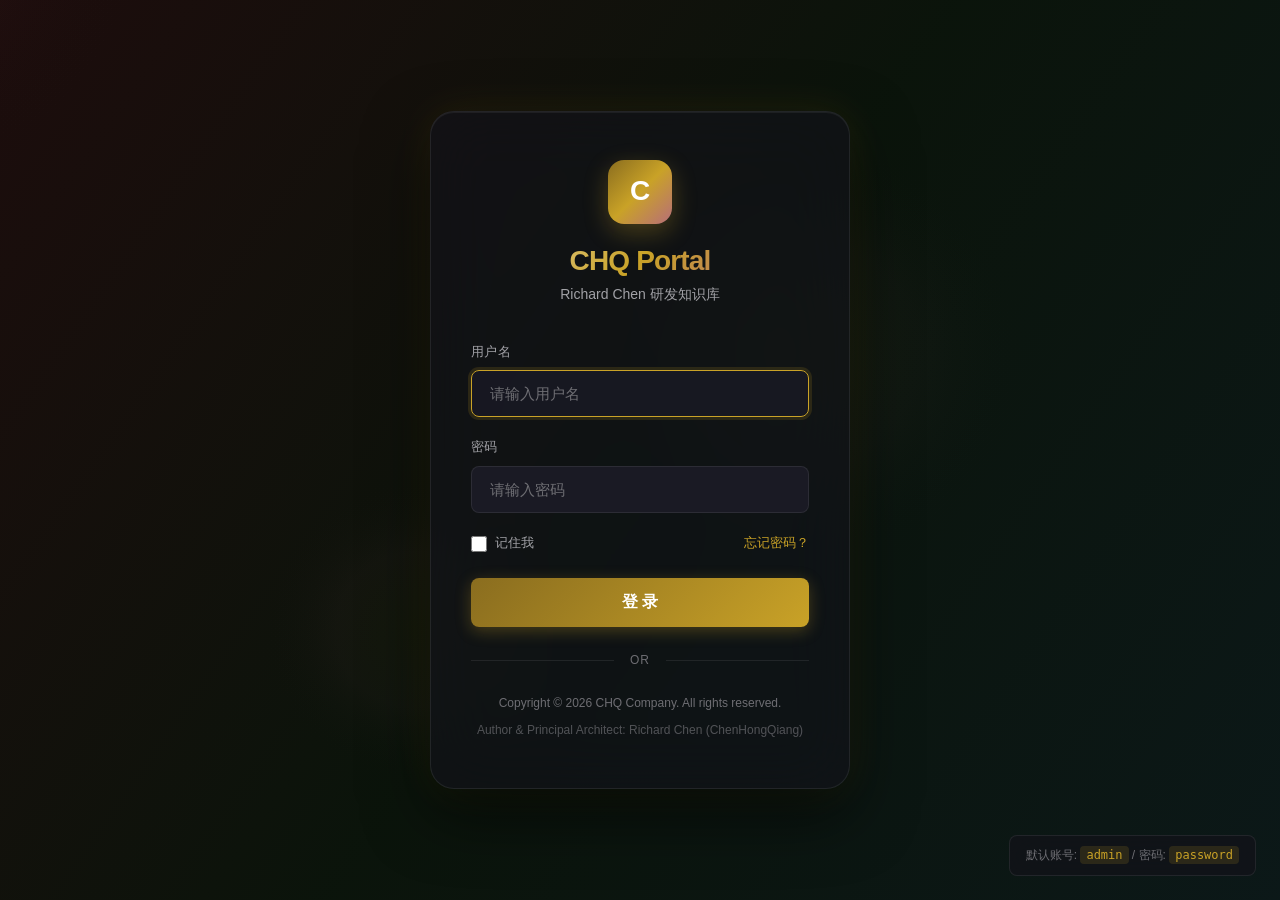
<file: index.html>
<!DOCTYPE html>
<html lang="zh-CN">
<head>
  <meta charset="UTF-8">
  <meta name="viewport" content="width=device-width, initial-scale=1.0">
  <meta name="description" content="CHQ Portal - Richard Chen (ChenHongQiang) 研发知识库">
  <meta name="author" content="Richard Chen (ChenHongQiang)">
  <meta name="copyright" content="Copyright © 2026 CHQ Company. All rights reserved.">
  <title>登录 - CHQ Portal</title>
  <link rel="stylesheet" href="assets/css/style.css">
  <link rel="stylesheet" href="assets/css/login.css">
</head>
<body class="login-page">
  <!-- Dynamic aurora background -->
  <canvas id="aurora-canvas" class="login-bg-canvas"></canvas>

  <!-- Login card -->
  <div class="login-card" id="login-card">
    <div class="login-brand">
      <div class="login-logo">C</div>
      <h1 class="text-gradient">CHQ Portal</h1>
      <p>Richard Chen 研发知识库</p>
    </div>

    <form class="login-form" id="login-form" autocomplete="off">
      <div class="input-group">
        <label for="username">用户名</label>
        <input 
          type="text" 
          id="username" 
          class="input-field" 
          placeholder="请输入用户名"
          required
          autofocus
        >
      </div>

      <div class="input-group">
        <label for="password">密码</label>
        <input 
          type="password" 
          id="password" 
          class="input-field" 
          placeholder="请输入密码"
          required
        >
      </div>

      <div class="login-options">
        <label class="remember-me">
          <input type="checkbox" id="remember">
          <span>记住我</span>
        </label>
        <a href="#" class="forgot-link" onclick="alert('请联系管理员重置密码'); return false;">忘记密码？</a>
      </div>

      <button type="submit" class="btn btn-primary login-btn" id="login-btn">
        <span>登 录</span>
      </button>
    </form>

    <div class="login-divider">OR</div>

    <div class="login-footer">
      <p>Copyright © 2026 CHQ Company. All rights reserved.</p>
      <p class="copyright">Author & Principal Architect: Richard Chen (ChenHongQiang)</p>
    </div>
  </div>

  <!-- Hint badge -->
  <div class="login-hint">
    默认账号: <code>admin</code> / 密码: <code>password</code>
  </div>

  <!-- Toast container -->
  <div class="toast-container" id="toast-container"></div>

  <script src="assets/js/auth.js"></script>
  <script src="assets/js/effects.js"></script>
  <script>
    (function() {
      const form = document.getElementById('login-form');
      const card = document.getElementById('login-card');
      const btn = document.getElementById('login-btn');
      const toastContainer = document.getElementById('toast-container');

      function showToast(message, type) {
        const toast = document.createElement('div');
        toast.className = `toast ${type}`;
        toast.textContent = message;
        toastContainer.appendChild(toast);
        requestAnimationFrame(() => toast.classList.add('show'));
        setTimeout(() => {
          toast.classList.remove('show');
          setTimeout(() => toast.remove(), 400);
        }, 2500);
      }

      form.addEventListener('submit', async function(e) {
        e.preventDefault();
        
        const username = document.getElementById('username').value.trim();
        const password = document.getElementById('password').value;
        const remember = document.getElementById('remember').checked;

        if (!username || !password) {
          showToast('请输入用户名和密码', 'error');
          return;
        }

        btn.classList.add('loading');
        btn.innerHTML = '<div class="spinner"></div>';

        const result = await CHQAuth.login(username, password, remember);

        btn.classList.remove('loading');
        btn.innerHTML = '<span>登 录</span>';

        if (result.success) {
          showToast(result.message, 'success');
          setTimeout(() => {
            window.location.href = 'main.html';
          }, 500);
        } else {
          card.classList.remove('error');
          void card.offsetWidth; // Trigger reflow
          card.classList.add('error');
          showToast(result.message, 'error');
        }
      });

      // Remove error class after animation
      card.addEventListener('animationend', () => {
        card.classList.remove('error');
      });
    })();
  </script>
</body>
</html>
</file>
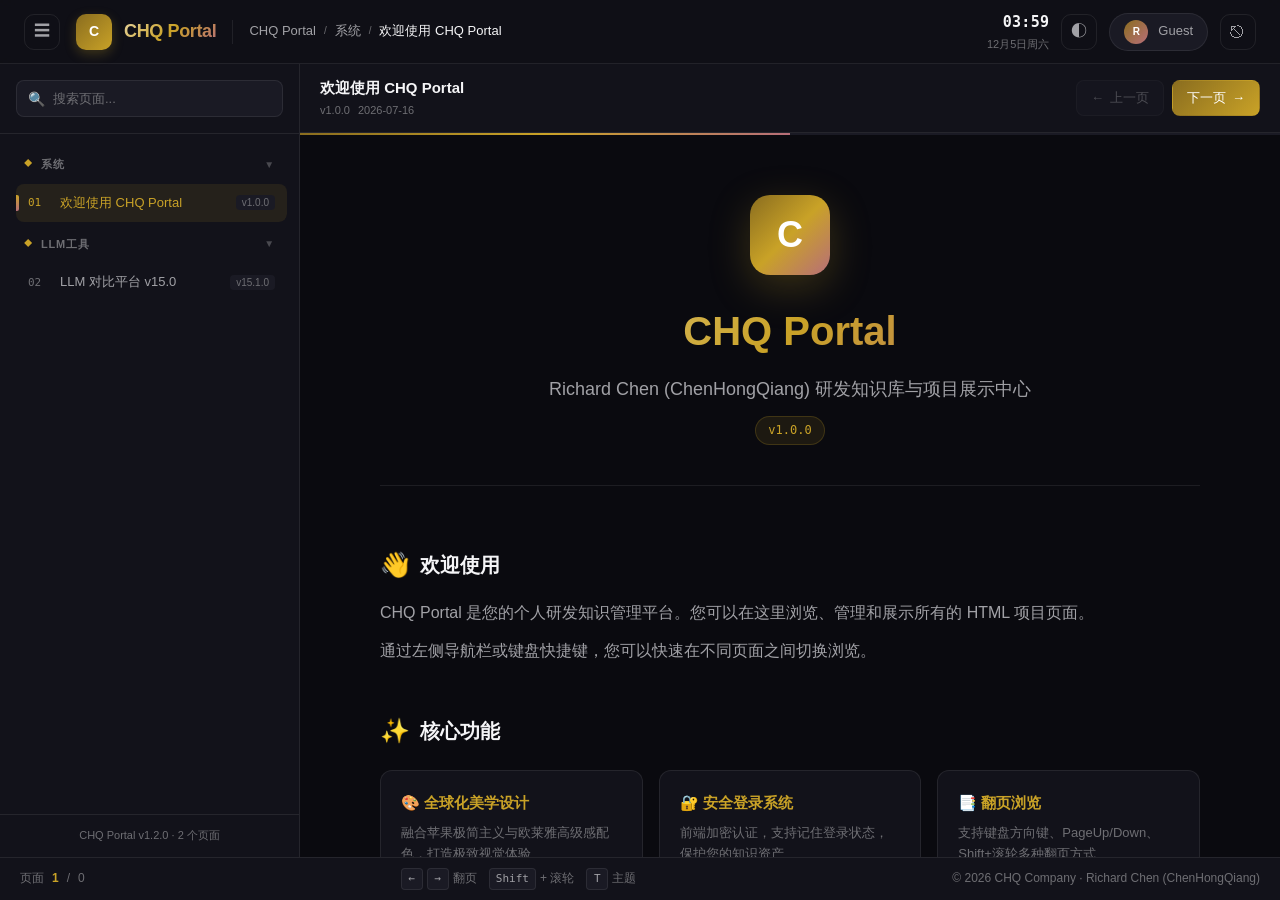
<file: main.html>
<!DOCTYPE html>
<html lang="zh-CN" data-theme="dark">
<head>
  <meta charset="UTF-8">
  <meta name="viewport" content="width=device-width, initial-scale=1.0">
  <meta name="description" content="CHQ Portal - Richard Chen (ChenHongQiang) 研发知识库">
  <meta name="author" content="Richard Chen (ChenHongQiang)">
  <meta name="copyright" content="Copyright © 2026 CHQ Company. All rights reserved.">
  <title>CHQ Portal - 研发知识库</title>
  <link rel="stylesheet" href="assets/css/style.css">
  <link rel="stylesheet" href="assets/css/portal.css">
</head>
<body class="portal-page">
  <!-- Authentication check -->
  <script>CHQAuth && CHQAuth.requireAuth();</script>

  <!-- Top Navigation -->
  <header class="top-nav">
    <div class="nav-left">
      <button class="nav-btn" id="sidebar-toggle" title="切换侧边栏">☰</button>
      <div class="nav-brand">
        <div class="nav-brand-logo">C</div>
        <span class="nav-brand-text text-gradient">CHQ Portal</span>
      </div>
      <div class="nav-divider"></div>
      <nav class="breadcrumb" id="breadcrumb">
        <span class="bc-item">CHQ Portal</span>
      </nav>
    </div>

    <div class="nav-right">
      <div class="clock-widget" id="clock-widget">
        <span class="clock-time">--:--</span>
        <span class="clock-date">--月--日</span>
      </div>
      <button class="nav-btn" id="theme-toggle" title="切换主题">◐</button>
      <div class="nav-user">
        <div class="user-avatar">R</div>
        <span id="nav-username">Admin</span>
      </div>
      <button class="nav-btn" onclick="CHQAuth.logout()" title="退出登录">⎋</button>
    </div>
  </header>

  <!-- Main Body -->
  <div class="portal-body">
    <!-- Sidebar -->
    <aside class="sidebar" id="sidebar">
      <div class="sidebar-search">
        <div class="search-input-wrapper">
          <span class="search-icon">🔍</span>
          <input 
            type="text" 
            id="search-input"
            placeholder="搜索页面..."
            oninput="Router.search(this.value)"
          >
        </div>
      </div>
      <nav class="sidebar-nav" id="sidebar-nav">
        <!-- Dynamically populated -->
      </nav>
      <div class="sidebar-footer">
        CHQ Portal v1.2.0 · <span id="total-pages">0</span> 个页面
      </div>
    </aside>

    <!-- Content Area -->
    <main class="content-area">
      <!-- Toolbar -->
      <div class="content-toolbar">
        <div class="toolbar-left">
          <div class="page-info">
            <span class="page-title" id="page-title">加载中...</span>
            <div class="page-meta">
              <span id="page-version"></span>
              <span id="page-date"></span>
            </div>
          </div>
        </div>
        <div class="toolbar-right">
          <button class="toolbar-btn" id="btn-prev" onclick="Router.prev()" data-icon="←">
            <span>←</span> 上一页
          </button>
          <button class="toolbar-btn primary" id="btn-next" onclick="Router.next()" data-icon="→">
            下一页 <span>→</span>
          </button>
        </div>
      </div>

      <!-- Progress bar -->
      <div class="progress-bar-wrapper">
        <div class="progress-bar" id="progress-bar" style="width: 0%"></div>
      </div>

      <!-- Iframe container -->
      <div class="iframe-container">
        <div class="page-loader" id="page-loader">
          <div class="spinner"></div>
          <span class="page-loader-text">正在加载页面...</span>
        </div>
        <iframe id="content-frame" sandbox="allow-scripts allow-same-origin allow-popups allow-forms"></iframe>
      </div>
    </main>
  </div>

  <!-- Bottom Bar -->
  <footer class="bottom-bar">
    <div class="pagination-info">
      <span>页面</span>
      <span class="current" id="current-page">1</span>
      <span>/</span>
      <span id="total-pages-bottom">1</span>
    </div>
    <div class="keyboard-hints">
      <div class="key-hint">
        <kbd>←</kbd><kbd>→</kbd> 翻页
      </div>
      <div class="key-hint">
        <kbd>Shift</kbd> + 滚轮
      </div>
      <div class="key-hint">
        <kbd>T</kbd> 主题
      </div>
    </div>
    <div>
      © 2026 CHQ Company · Richard Chen (ChenHongQiang)
    </div>
  </footer>

  <!-- Toast container -->
  <div class="toast-container" id="toast-container"></div>

  <script src="assets/js/auth.js"></script>
  <script src="assets/js/pages.js"></script>
  <script src="assets/js/router.js"></script>
  <script src="assets/js/effects.js"></script>
  <script>
    (function() {
      // Set username
      const user = CHQAuth.getCurrentUser();
      document.getElementById('nav-username').textContent = user;

      // Sidebar toggle
      const sidebar = document.getElementById('sidebar');
      const sidebarToggle = document.getElementById('sidebar-toggle');
      let sidebarOpen = true;

      // Mobile overlay
      const isMobile = window.innerWidth <= 768;
      if (isMobile) {
        sidebar.classList.add('collapsed');
        sidebarOpen = false;

        // Create overlay
        const overlay = document.createElement('div');
        overlay.className = 'sidebar-overlay';
        overlay.id = 'sidebar-overlay';
        document.querySelector('.portal-body').appendChild(overlay);

        overlay.addEventListener('click', () => {
          sidebar.classList.remove('open');
          overlay.classList.remove('active');
          sidebarOpen = false;
        });

        sidebarToggle.addEventListener('click', () => {
          sidebarOpen = !sidebarOpen;
          sidebar.classList.toggle('open', sidebarOpen);
          overlay.classList.toggle('active', sidebarOpen);
        });
      } else {
        sidebarToggle.addEventListener('click', () => {
          sidebarOpen = !sidebarOpen;
          sidebar.classList.toggle('collapsed', !sidebarOpen);
        });
      }

      // Sync total pages count
      const syncTotal = () => {
        const pages = Router.getPages ? Router.getPages() : [];
        const els = document.querySelectorAll('#total-pages, #total-pages-bottom');
        els.forEach(el => el.textContent = pages.length);
      };

      // Listen for router init
      const checkInit = setInterval(() => {
        if (Router.getPages) {
          syncTotal();
          clearInterval(checkInit);
        }
      }, 100);

      // T key for theme toggle
      document.addEventListener('keydown', (e) => {
        if (e.target.tagName === 'INPUT' || e.target.tagName === 'TEXTAREA') return;
        if (e.key === 't' || e.key === 'T') {
          CHQEffects.ThemeManager.toggle();
        }
      });
    })();
  </script>
</body>
</html>
</file>
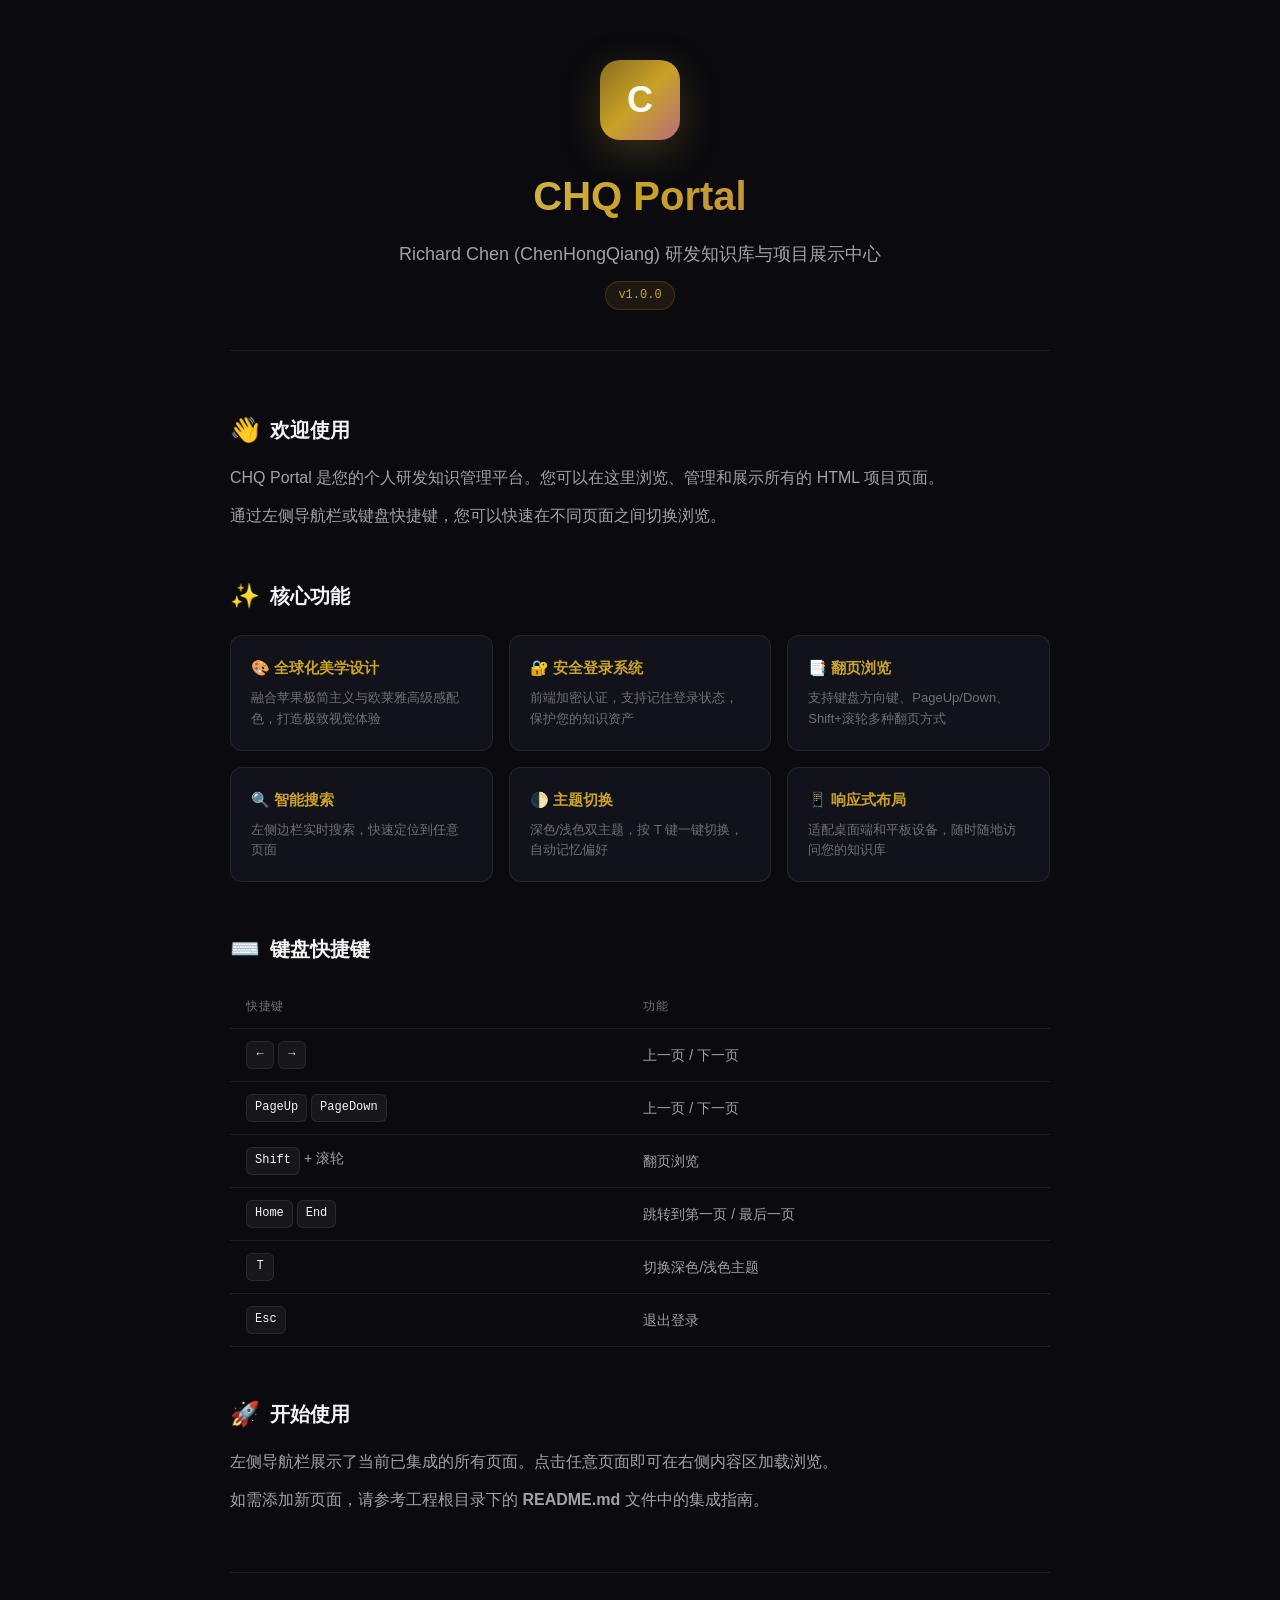
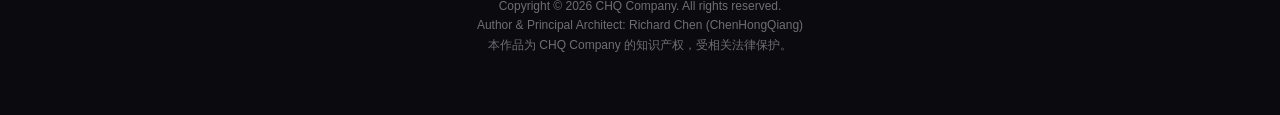
<file: pages/_welcome.html>
<!DOCTYPE html>
<html lang="zh-CN">
<head>
  <meta charset="UTF-8">
  <meta name="viewport" content="width=device-width, initial-scale=1.0">
  <title>欢迎使用 CHQ Portal</title>
  <style>
    :root {
      --bg: #0a0a0f;
      --bg-card: #12121a;
      --text: #f5f5f7;
      --text-secondary: #a1a1a6;
      --text-tertiary: #6e6e73;
      --gold: #c9a227;
      --gold-light: #e8d5a3;
      --rose: #b76e79;
      --border: rgba(255,255,255,0.08);
    }
    * { margin: 0; padding: 0; box-sizing: border-box; }
    body {
      font-family: -apple-system, BlinkMacSystemFont, "SF Pro Display", "PingFang SC", "Microsoft YaHei", sans-serif;
      background: var(--bg);
      color: var(--text);
      line-height: 1.6;
      padding: 60px 40px;
      max-width: 900px;
      margin: 0 auto;
    }
    .hero {
      text-align: center;
      margin-bottom: 60px;
      padding-bottom: 40px;
      border-bottom: 1px solid var(--border);
    }
    .hero-logo {
      width: 80px;
      height: 80px;
      margin: 0 auto 24px;
      background: linear-gradient(135deg, #8a6d1f, #c9a227, #b76e79);
      border-radius: 20px;
      display: flex;
      align-items: center;
      justify-content: center;
      font-size: 36px;
      font-weight: 700;
      color: #fff;
      box-shadow: 0 12px 40px rgba(201, 162, 39, 0.25);
    }
    .hero h1 {
      font-size: 2.5rem;
      font-weight: 700;
      margin-bottom: 12px;
      background: linear-gradient(135deg, var(--gold-light), var(--gold), var(--rose));
      -webkit-background-clip: text;
      -webkit-text-fill-color: transparent;
      background-clip: text;
    }
    .hero p {
      font-size: 1.125rem;
      color: var(--text-secondary);
      max-width: 500px;
      margin: 0 auto;
    }
    .section {
      margin-bottom: 48px;
    }
    .section h2 {
      font-size: 1.25rem;
      font-weight: 600;
      margin-bottom: 16px;
      display: flex;
      align-items: center;
      gap: 10px;
    }
    .section h2 .icon {
      font-size: 1.5rem;
    }
    .section p {
      color: var(--text-secondary);
      margin-bottom: 12px;
    }
    .feature-grid {
      display: grid;
      grid-template-columns: repeat(auto-fit, minmax(240px, 1fr));
      gap: 16px;
      margin-top: 20px;
    }
    .feature-card {
      background: var(--bg-card);
      border: 1px solid var(--border);
      border-radius: 12px;
      padding: 20px;
      transition: all 0.3s ease;
    }
    .feature-card:hover {
      border-color: rgba(201, 162, 39, 0.2);
      transform: translateY(-2px);
    }
    .feature-card h3 {
      font-size: 0.9375rem;
      font-weight: 600;
      margin-bottom: 8px;
      color: var(--gold);
    }
    .feature-card p {
      font-size: 0.8125rem;
      color: var(--text-tertiary);
      margin: 0;
    }
    .shortcut-table {
      width: 100%;
      border-collapse: collapse;
      margin-top: 16px;
      font-size: 0.875rem;
    }
    .shortcut-table th,
    .shortcut-table td {
      padding: 12px 16px;
      text-align: left;
      border-bottom: 1px solid var(--border);
    }
    .shortcut-table th {
      color: var(--text-tertiary);
      font-weight: 500;
      font-size: 0.75rem;
      text-transform: uppercase;
      letter-spacing: 0.05em;
    }
    .shortcut-table td {
      color: var(--text-secondary);
    }
    kbd {
      display: inline-flex;
      align-items: center;
      justify-content: center;
      min-width: 28px;
      height: 28px;
      padding: 0 8px;
      background: rgba(255,255,255,0.05);
      border: 1px solid var(--border);
      border-radius: 6px;
      font-family: "SF Mono", monospace;
      font-size: 0.75rem;
      color: var(--text);
    }
    .footer {
      margin-top: 60px;
      padding-top: 24px;
      border-top: 1px solid var(--border);
      text-align: center;
      font-size: 0.75rem;
      color: var(--text-tertiary);
    }
    .version-badge {
      display: inline-block;
      padding: 4px 12px;
      background: rgba(201, 162, 39, 0.1);
      border: 1px solid rgba(201, 162, 39, 0.2);
      border-radius: 20px;
      font-size: 0.75rem;
      color: var(--gold);
      font-family: "SF Mono", monospace;
      margin-top: 12px;
    }
  </style>
</head>
<body>
  <div class="hero">
    <div class="hero-logo">C</div>
    <h1>CHQ Portal</h1>
    <p>Richard Chen (ChenHongQiang) 研发知识库与项目展示中心</p>
    <span class="version-badge">v1.0.0</span>
  </div>

  <div class="section">
    <h2><span class="icon">👋</span> 欢迎使用</h2>
    <p>CHQ Portal 是您的个人研发知识管理平台。您可以在这里浏览、管理和展示所有的 HTML 项目页面。</p>
    <p>通过左侧导航栏或键盘快捷键，您可以快速在不同页面之间切换浏览。</p>
  </div>

  <div class="section">
    <h2><span class="icon">✨</span> 核心功能</h2>
    <div class="feature-grid">
      <div class="feature-card">
        <h3>🎨 全球化美学设计</h3>
        <p>融合苹果极简主义与欧莱雅高级感配色，打造极致视觉体验</p>
      </div>
      <div class="feature-card">
        <h3>🔐 安全登录系统</h3>
        <p>前端加密认证，支持记住登录状态，保护您的知识资产</p>
      </div>
      <div class="feature-card">
        <h3>📑 翻页浏览</h3>
        <p>支持键盘方向键、PageUp/Down、Shift+滚轮多种翻页方式</p>
      </div>
      <div class="feature-card">
        <h3>🔍 智能搜索</h3>
        <p>左侧边栏实时搜索，快速定位到任意页面</p>
      </div>
      <div class="feature-card">
        <h3>🌓 主题切换</h3>
        <p>深色/浅色双主题，按 T 键一键切换，自动记忆偏好</p>
      </div>
      <div class="feature-card">
        <h3>📱 响应式布局</h3>
        <p>适配桌面端和平板设备，随时随地访问您的知识库</p>
      </div>
    </div>
  </div>

  <div class="section">
    <h2><span class="icon">⌨️</span> 键盘快捷键</h2>
    <table class="shortcut-table">
      <thead>
        <tr>
          <th>快捷键</th>
          <th>功能</th>
        </tr>
      </thead>
      <tbody>
        <tr>
          <td><kbd>←</kbd> <kbd>→</kbd></td>
          <td>上一页 / 下一页</td>
        </tr>
        <tr>
          <td><kbd>PageUp</kbd> <kbd>PageDown</kbd></td>
          <td>上一页 / 下一页</td>
        </tr>
        <tr>
          <td><kbd>Shift</kbd> + 滚轮</td>
          <td>翻页浏览</td>
        </tr>
        <tr>
          <td><kbd>Home</kbd> <kbd>End</kbd></td>
          <td>跳转到第一页 / 最后一页</td>
        </tr>
        <tr>
          <td><kbd>T</kbd></td>
          <td>切换深色/浅色主题</td>
        </tr>
        <tr>
          <td><kbd>Esc</kbd></td>
          <td>退出登录</td>
        </tr>
      </tbody>
    </table>
  </div>

  <div class="section">
    <h2><span class="icon">🚀</span> 开始使用</h2>
    <p>左侧导航栏展示了当前已集成的所有页面。点击任意页面即可在右侧内容区加载浏览。</p>
    <p>如需添加新页面，请参考工程根目录下的 <strong>README.md</strong> 文件中的集成指南。</p>
  </div>

  <div class="footer">
    <p>Copyright © 2026 CHQ Company. All rights reserved.</p>
    <p>Author & Principal Architect: Richard Chen (ChenHongQiang)</p>
    <p>本作品为 CHQ Company 的知识产权，受相关法律保护。</p>
  </div>
</body>
</html>
</file>
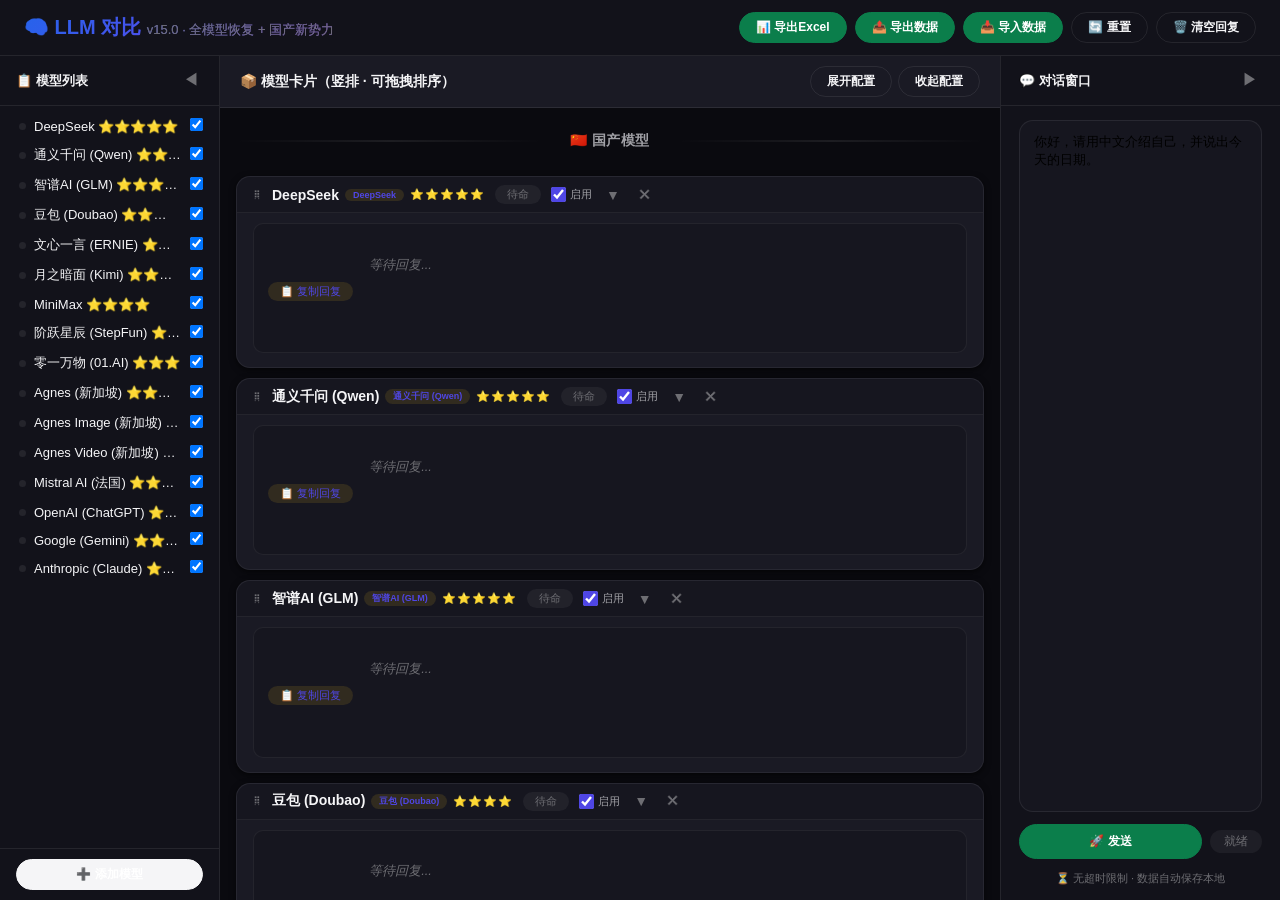
<file: pages/llm-compare-platform_v15.0.0.html>
<!DOCTYPE html>
<html lang="zh-CN">
<head>
    <meta charset="UTF-8">
    <meta name="viewport" content="width=device-width, initial-scale=1.0">
    <title>LLM 对比平台 · v15.1.0 (CHQ Portal Edition)</title>
    <style>
:root {
    /* CHQ Portal Dark Theme Variables */
    --lp-bg-body: #0a0a0f;
    --lp-bg-card: #12121a;
    --lp-bg-card-header: #16161f;
    --lp-bg-center: #0a0a0f;
    --lp-bg-input: #1a1a24;
    --lp-bg-hover: rgba(255,255,255,0.05);
    --lp-bg-modal: #12121a;
    --lp-bg-think: rgba(245,158,11,0.06);
    --lp-bg-detail: #0f0f15;
    --lp-text-primary: #f5f5f7;
    --lp-text-secondary: #a1a1a6;
    --lp-text-tertiary: #6e6e73;
    --lp-border: rgba(255,255,255,0.08);
    --lp-border-card: rgba(255,255,255,0.06);
    --lp-border-input: rgba(255,255,255,0.12);
    --lp-accent: #c9a227;
    --lp-accent-light: #e8d5a3;
    --lp-accent-hover: rgba(201,162,39,0.15);
    --lp-accent-glow: rgba(201,162,39,0.2);
    --lp-scroll-track: #1a1a24;
    --lp-scroll-thumb: #3a3a44;
    --lp-status-idle: #3a3a44;
    --lp-shadow-sm: 0 2px 8px rgba(0,0,0,0.4);
    --lp-shadow-md: 0 8px 32px rgba(0,0,0,0.5);
    --lp-overlay: rgba(0,0,0,0.6);
}

        /* ===== 全局样式 ===== */
        * { margin: 0; padding: 0; box-sizing: border-box; }
        body {
            font-family: 'Inter', -apple-system, BlinkMacSystemFont, 'Segoe UI', Roboto, sans-serif;
            background: var(--lp-bg-body);
            color: var(--lp-text-primary);
            height: 100vh;
            overflow: hidden;
            display: flex;
            flex-direction: column;
        }

        .top-bar {
            background: var(--lp-bg-card);
            padding: 10px 24px;
            display: flex;
            justify-content: space-between;
            align-items: center;
            border-bottom: 1px solid var(--lp-border);
            flex-shrink: 0;
            height: 56px;
            z-index: 10;
        }
        .top-bar .logo {
            font-size: 20px;
            font-weight: 700;
            background: linear-gradient(135deg, #2563eb, #7c3aed);
            -webkit-background-clip: text;
            -webkit-text-fill-color: transparent;
            background-clip: text;
        }
        .top-bar .logo small {
            font-size: 13px;
            -webkit-text-fill-color: var(--lp-text-tertiary);
            color: var(--lp-text-tertiary);
            background: none;
            font-weight: 400;
        }
        .top-actions {
            display: flex;
            gap: 8px;
            align-items: center;
            flex-wrap: wrap;
        }
        .btn {
            border: none;
            font-weight: 600;
            font-size: 12px;
            padding: 6px 16px;
            border-radius: 30px;
            cursor: pointer;
            transition: 0.15s;
            display: inline-flex;
            align-items: center;
            gap: 5px;
            background: var(--lp-bg-hover);
            color: var(--lp-text-primary);
            border: 1px solid var(--lp-border);
            white-space: nowrap;
        }
        .btn:hover { transform: translateY(-1px); box-shadow: 0 4px 10px rgba(0,0,0,0.3); }
        .btn-primary { background: var(--lp-text-primary); color: white; border-color: var(--lp-text-primary); }
        .btn-primary:hover { background: var(--lp-text-primary); }
        .btn-success { background: #0b7e4b; color: white; border-color: #0b7e4b; }
        .btn-success:hover { background: #0a6a3f; }
        .btn-outline { background: transparent; border: 1.5px solid var(--lp-border); }
        .btn-outline:hover { background: var(--lp-bg-center); }
        .btn-export { background: #0b7e4b; color: white; border-color: #0b7e4b; }
        .btn-export:hover { background: #0a6a3f; }
        .btn-warning { background: #d97706; color: white; border-color: #d97706; }
        .btn-warning:hover { background: #b45309; }

        .main-body { display: flex; flex: 1; overflow: hidden; position: relative; }

        /* 左侧边栏 */
        .left-sidebar {
            width: 220px;
            background: var(--lp-bg-card);
            border-right: 1px solid var(--lp-border);
            display: flex;
            flex-direction: column;
            transition: width 0.25s ease;
            flex-shrink: 0;
            overflow: hidden;
        }
        .left-sidebar.collapsed { width: 0; border-right: none; margin-right: -1px; }
        .sidebar-header {
            padding: 14px 16px;
            font-weight: 600;
            font-size: 13px;
            color: var(--lp-text-primary);
            border-bottom: 1px solid var(--lp-border);
            display: flex;
            justify-content: space-between;
            align-items: center;
            flex-shrink: 0;
        }
        .sidebar-header .collapse-btn {
            background: none;
            border: none;
            font-size: 16px;
            cursor: pointer;
            color: var(--lp-text-tertiary);
            padding: 0 4px;
        }
        .sidebar-header .collapse-btn:hover { color: #4f46e5; }
        .sidebar-model-list {
            flex: 1;
            overflow-y: auto;
            padding: 6px 0;
        }
        .sidebar-model-item {
            display: flex;
            align-items: center;
            padding: 6px 16px;
            cursor: pointer;
            transition: 0.1s;
            border-left: 3px solid transparent;
            gap: 8px;
            font-size: 13px;
        }
        .sidebar-model-item:hover { background: var(--lp-bg-hover); }
        .sidebar-model-item .status-dot {
            width: 7px;
            height: 7px;
            border-radius: 50%;
            display: inline-block;
            flex-shrink: 0;
        }
        .status-dot.idle { background: var(--lp-border); }
        .status-dot.success { background: #22c55e; }
        .status-dot.error { background: #ef4444; }
        .status-dot.loading { background: #f59e0b; animation: pulse 0.8s infinite; }
        @keyframes pulse { 0%,100%{opacity:1} 50%{opacity:0.4} }
        .sidebar-model-item .model-name { flex:1; overflow:hidden; text-overflow:ellipsis; white-space:nowrap; }
        .sidebar-model-item .model-check { margin-left: auto; }
        .sidebar-footer { padding: 10px 16px; border-top: 1px solid var(--lp-border); flex-shrink: 0; }
        .sidebar-footer .btn { width: 100%; justify-content: center; }

        .sidebar-expand-btn {
            position: absolute;
            top: 50%;
            transform: translateY(-50%);
            background: var(--lp-bg-input);
            border: 1px solid var(--lp-border);
            border-radius: 0 30px 30px 0;
            padding: 8px 6px 8px 4px;
            cursor: pointer;
            box-shadow: 2px 0 8px rgba(0,0,0,0.3);
            z-index: 20;
            transition: 0.15s;
            display: none;
            font-size: 14px;
            color: var(--lp-text-secondary);
            line-height: 1;
        }
        .sidebar-expand-btn:hover { background: var(--lp-bg-hover); color: #4f46e5; }
        .sidebar-expand-btn.left-expand { left: 0; border-left: none; }
        .sidebar-expand-btn.right-expand { right: 0; border-radius: 30px 0 0 30px; border-right: none; padding: 8px 4px 8px 6px; }
        .left-sidebar.collapsed ~ .sidebar-expand-btn.left-expand { display: block; }
        .right-sidebar.collapsed ~ .sidebar-expand-btn.right-expand { display: block; }

        /* 中间主区域 */
        .center-area {
            flex: 1;
            display: flex;
            flex-direction: column;
            background: var(--lp-bg-center);
            overflow: hidden;
            min-width: 0;
        }
        .center-header {
            padding: 10px 20px;
            background: var(--lp-bg-input);
            border-bottom: 1px solid var(--lp-border);
            display: flex;
            justify-content: space-between;
            align-items: center;
            flex-shrink: 0;
            flex-wrap: wrap;
            gap: 8px;
        }
        .center-header .title { font-weight: 600; font-size: 14px; color: var(--lp-text-primary); }
        .center-header .actions { display: flex; gap: 6px; flex-wrap: wrap; }
        .model-cards-container {
            flex: 1;
            overflow-y: auto;
            padding: 12px 16px 20px;
            display: flex;
            flex-direction: column;
            gap: 10px;
        }

        /* 区域分隔线 */
        .region-divider {
            display: flex;
            align-items: center;
            gap: 16px;
            padding: 8px 0 12px 0;
            margin: 4px 0;
        }
        .region-divider .line {
            flex: 1;
            height: 2px;
            background: linear-gradient(90deg, transparent, var(--lp-border), transparent);
        }
        .region-divider .label {
            font-size: 14px;
            font-weight: 700;
            color: var(--lp-text-secondary);
            padding: 0 12px;
            letter-spacing: 0.5px;
            white-space: nowrap;
        }

        /* 卡片 */
        .model-card {
            background: var(--lp-bg-input);
            border-radius: 14px;
            border: 1px solid var(--lp-border-card);
            box-shadow: 0 2px 6px rgba(0,0,0,0.6);
            transition: 0.15s;
            cursor: grab;
            user-select: none;
        }
        .model-card:active { cursor: grabbing; }
        .model-card.dragging { opacity: 0.5; border-style: dashed; }
        .model-card.drag-over { border-color: #4f46e5; background: rgba(201,162,39,0.08); }

        .model-card-header {
            display: flex;
            align-items: center;
            padding: 8px 14px 8px 16px;
            gap: 10px;
            flex-wrap: wrap;
            cursor: pointer;
            background: var(--lp-bg-card-header);
            border-bottom: 1px solid var(--lp-border-card);
            border-radius: 14px 14px 0 0;
        }
        .model-card-header:hover { background: var(--lp-bg-hover); }
        .drag-handle { font-size: 14px; color: var(--lp-text-tertiary); cursor: grab; margin-right: 2px; }
        .model-card-header .card-title {
            font-weight: 600;
            font-size: 14px;
            color: var(--lp-text-primary);
            display: flex;
            align-items: center;
            gap: 6px;
        }
        .model-card-header .card-title .provider-badge {
            font-size: 9px;
            background: var(--lp-accent-hover);
            color: #4f46e5;
            padding: 1px 8px;
            border-radius: 30px;
            font-weight: 600;
        }
        .model-card-header .card-title .star-rating {
            font-size: 11px;
            color: #f59e0b;
            letter-spacing: 1px;
        }
        .model-card-header .card-status {
            font-size: 11px;
            font-weight: 500;
            padding: 2px 12px;
            border-radius: 30px;
            background: var(--lp-bg-hover);
            color: var(--lp-text-tertiary);
            max-width: 150px;
            overflow: hidden;
            text-overflow: ellipsis;
            white-space: nowrap;
        }
        .card-status.success { background: rgba(34,197,94,0.1); color: #166534; }
        .card-status.error { background: rgba(239,68,68,0.1); color: #991b1b; }
        .card-status.loading { background: rgba(245,158,11,0.1); color: #92400e; }
        .card-toggle {
            display: flex;
            align-items: center;
            gap: 4px;
            font-size: 11px;
            color: var(--lp-text-secondary);
        }
        .card-toggle input[type="checkbox"] { width: 15px; height: 15px; accent-color: #4f46e5; cursor: pointer; }
        .card-expand-btn {
            background: none;
            border: none;
            color: var(--lp-text-tertiary);
            font-size: 14px;
            cursor: pointer;
            padding: 0 4px;
            transition: 0.2s;
        }
        .card-expand-btn.open { transform: rotate(180deg); }
        .card-expand-btn:hover { color: #4f46e5; }
        .delete-btn {
            background: none;
            border: none;
            color: var(--lp-text-tertiary);
            font-size: 14px;
            cursor: pointer;
            padding: 0 4px;
            transition: 0.15s;
        }
        .delete-btn:hover { color: #b91c1c; }

        .card-body { padding: 10px 16px 14px; display: flex; flex-direction: column; gap: 8px; }
        .card-config {
            display: none;
            flex-wrap: wrap;
            gap: 8px 12px;
            background: var(--lp-bg-center);
            border-radius: 10px;
            padding: 10px 14px;
            border: 1px solid var(--lp-border-card);
        }
        .card-config.open { display: flex; }
        .card-config .config-item {
            display: flex;
            align-items: center;
            gap: 4px;
            flex: 1 1 140px;
            min-width: 100px;
        }
        .card-config .config-item label { font-size: 10px; font-weight: 600; color: var(--lp-text-secondary); white-space: nowrap; }
        .card-config .config-item input,
        .card-config .config-item select {
            flex: 1;
            padding: 3px 8px;
            border: 1px solid var(--lp-border-input);
            border-radius: 20px;
            font-size: 11px;
            font-family: inherit;
            background: var(--lp-bg-input);
            min-width: 60px;
        }
        .card-config .config-item input:focus,
        .card-config .config-item select:focus {
            outline: none;
            border-color: #4f46e5;
            box-shadow: 0 0 0 2px rgba(79,70,229,0.1);
        }
        .card-config .config-item input[type="password"] { font-family: 'Courier New', monospace; }

        /* 响应区域 */
        .card-response {
            background: var(--lp-bg-card-header);
            border-radius: 10px;
            padding: 10px 14px;
            border: 1px solid var(--lp-border-card);
            min-height: 40px;
            font-size: 13px;
            line-height: 1.6;
            white-space: pre-wrap;
            word-break: break-word;
            color: var(--lp-text-primary);
            position: relative;
        }
        .card-response .placeholder { color: var(--lp-text-tertiary); font-style: italic; }
        .card-response .thinking-section {
            background: var(--lp-bg-think);
            border-left: 3px solid #f59e0b;
            padding: 8px 12px;
            border-radius: 8px;
            margin: 6px 0;
            font-size: 13px;
            color: #78350f;
            max-height: 200px;
            overflow-y: auto;
            white-space: pre-wrap;
        }
        .card-response .thinking-section .thinking-label {
            font-weight: 600;
            color: #92400e;
            cursor: pointer;
            display: flex;
            align-items: center;
            gap: 6px;
        }
        .card-response .thinking-section .thinking-content {
            display: none;
            margin-top: 6px;
            padding-top: 6px;
            border-top: 1px dashed #fde68a;
        }
        .card-response .thinking-section .thinking-content.open { display: block; }
        .card-response .main-content {
            font-size: 14px;
            line-height: 1.7;
            margin: 4px 0;
        }
        .card-response .agnes-image-grid {
            display: grid;
            grid-template-columns: repeat(auto-fill, minmax(180px, 1fr));
            gap: 12px;
            margin: 8px 0;
        }
        .card-response .agnes-image-grid .image-item {
            position: relative;
            border: 1px solid var(--lp-border);
            border-radius: 8px;
            overflow: hidden;
            background: var(--lp-bg-center);
        }
        .card-response .agnes-image-grid .image-item img {
            width: 100%;
            display: block;
            cursor: pointer;
        }
        .card-response .agnes-image-grid .image-item .image-info {
            padding: 4px 8px;
            font-size: 10px;
            color: var(--lp-text-tertiary);
            background: var(--lp-bg-hover);
            display: flex;
            justify-content: space-between;
            align-items: center;
        }
        .card-response .agnes-image-grid .image-item .copy-url-btn {
            background: rgba(0,0,0,0.6);
            color: white;
            border: none;
            border-radius: 30px;
            padding: 2px 8px;
            font-size: 10px;
            cursor: pointer;
        }
        .card-response .agnes-image-grid .image-item .copy-url-btn:hover { background: rgba(0,0,0,0.8); }
        .card-response .image-generation-info {
            font-size: 12px;
            color: var(--lp-text-tertiary);
            background: var(--lp-bg-hover);
            padding: 4px 10px;
            border-radius: 30px;
            display: inline-block;
            margin-bottom: 6px;
        }
        .card-response .agnes-video-info {
            background: var(--lp-accent-hover);
            padding: 12px 16px;
            border-radius: 8px;
            border: 1px solid rgba(201,162,39,0.15);
            margin: 6px 0;
        }
        .card-response .agnes-video-info .video-id {
            font-weight: 600;
            color: #4f46e5;
            font-size: 14px;
        }
        .card-response .agnes-video-info .video-status {
            display: inline-block;
            padding: 2px 12px;
            border-radius: 30px;
            font-size: 12px;
            font-weight: 600;
        }
        .card-response .agnes-video-info .video-status.queued { background: rgba(245,158,11,0.1); color: #92400e; }
        .card-response .agnes-video-info .video-status.processing { background: var(--lp-accent-glow); color: #1d4ed8; }
        .card-response .agnes-video-info .video-status.completed { background: rgba(34,197,94,0.1); color: #166534; }
        .card-response .agnes-video-info .video-status.failed { background: rgba(239,68,68,0.1); color: #991b1b; }
        .card-response .agnes-video-info .video-params {
            font-size: 12px;
            color: var(--lp-text-secondary);
            margin-top: 6px;
            padding-top: 6px;
            border-top: 1px dashed rgba(201,162,39,0.15);
        }
        .card-response .agnes-video-info .video-params span {
            display: inline-block;
            background: var(--lp-bg-hover);
            padding: 1px 10px;
            border-radius: 30px;
            margin: 2px 4px 2px 0;
            font-size: 11px;
        }
        .card-response .response-meta {
            display: flex;
            flex-wrap: wrap;
            gap: 10px;
            font-size: 11px;
            color: var(--lp-text-tertiary);
            margin-top: 6px;
            padding-top: 4px;
            border-top: 1px dashed var(--lp-border);
        }
        .card-response .response-meta span { display: flex; align-items: center; gap: 4px; }
        .card-response .finish-reason {
            font-size: 11px;
            color: var(--lp-text-tertiary);
            background: var(--lp-bg-hover);
            padding: 2px 10px;
            border-radius: 30px;
            display: inline-block;
        }
        .card-response .copy-btn-group {
            display: flex;
            flex-wrap: wrap;
            gap: 6px;
            margin-top: 6px;
        }
        .card-response .copy-btn-group .copy-btn {
            background: var(--lp-accent-hover);
            border: none;
            border-radius: 30px;
            padding: 2px 12px;
            font-size: 11px;
            color: #4f46e5;
            cursor: pointer;
            display: inline-flex;
            align-items: center;
            gap: 4px;
        }
        .card-response .copy-btn-group .copy-btn:hover { background: var(--lp-accent-glow); }
        .card-response .detail-log {
            background: var(--lp-text-primary);
            color: var(--lp-border);
            padding: 8px 12px;
            border-radius: 8px;
            font-family: 'SF Mono', monospace;
            font-size: 11px;
            max-height: 200px;
            overflow-y: auto;
            white-space: pre-wrap;
            margin-top: 6px;
            display: none;
        }
        .card-response .detail-log.open { display: block; }

        /* 右侧边栏 */
        .right-sidebar {
            width: 280px;
            background: var(--lp-bg-card);
            border-left: 1px solid var(--lp-border);
            display: flex;
            flex-direction: column;
            transition: width 0.25s ease;
            flex-shrink: 0;
            overflow: hidden;
        }
        .right-sidebar.collapsed { width: 0; border-left: none; margin-left: -1px; }
        .right-header {
            padding: 14px 18px;
            font-weight: 600;
            font-size: 13px;
            color: var(--lp-text-primary);
            border-bottom: 1px solid var(--lp-border);
            display: flex;
            justify-content: space-between;
            align-items: center;
            flex-shrink: 0;
        }
        .right-header .collapse-btn {
            background: none;
            border: none;
            font-size: 16px;
            cursor: pointer;
            color: var(--lp-text-tertiary);
            padding: 0 4px;
        }
        .right-header .collapse-btn:hover { color: #4f46e5; }
        .right-content {
            flex: 1;
            display: flex;
            flex-direction: column;
            padding: 14px 18px;
            gap: 12px;
            overflow-y: auto;
        }
        .right-content textarea {
            flex: 1;
            min-height: 100px;
            border: 1.5px solid var(--lp-border);
            border-radius: 14px;
            padding: 12px 14px;
            font-size: 13px;
            font-family: inherit;
            resize: none;
            background: var(--lp-bg-card-header);
            width: 100%;
        }
        .right-content textarea:focus {
            outline: none;
            border-color: #4f46e5;
            box-shadow: 0 0 0 3px rgba(79,70,229,0.1);
        }
        .right-content .send-row {
            display: flex;
            gap: 8px;
            align-items: center;
            flex-wrap: wrap;
        }
        .right-content .send-row .btn { flex: 1; justify-content: center; padding: 8px; }
        .right-content .global-status {
            font-size: 12px;
            color: var(--lp-text-tertiary);
            background: var(--lp-bg-hover);
            padding: 3px 14px;
            border-radius: 30px;
            text-align: center;
        }
        .right-content .hint {
            font-size: 11px;
            color: var(--lp-text-tertiary);
            text-align: center;
        }

        @media (max-width: 1024px) {
            .left-sidebar { width: 180px; }
            .right-sidebar { width: 230px; }
        }
        @media (max-width: 768px) {
            .left-sidebar, .right-sidebar { width: 0 !important; border: none !important; margin: 0 !important; }
            .main-body { flex-direction: column; }
            .center-area { flex: 1; }
        }

        ::-webkit-scrollbar { width: 5px; }
        ::-webkit-scrollbar-track { background: var(--lp-bg-hover); }
        ::-webkit-scrollbar-thumb { background: var(--lp-border); border-radius: 10px; }
        ::-webkit-scrollbar-thumb:hover { background: var(--lp-text-tertiary); }

        .modal-overlay {
            display: none;
            position: fixed;
            top: 0; left: 0; width: 100%; height: 100%;
            background: var(--lp-overlay);
            backdrop-filter: blur(4px);
            justify-content: center;
            align-items: center;
            z-index: 1000;
        }
        .modal-overlay.active { display: flex; }
        .modal {
            background: var(--lp-bg-input);
            border-radius: 24px;
            padding: 28px 32px;
            max-width: 460px;
            width: 90%;
            box-shadow: 0 40px 80px rgba(0,0,0,0.6);
            animation: slideUp 0.25s ease;
        }
        @keyframes slideUp {
            from { opacity: 0; transform: translateY(30px); }
            to { opacity: 1; transform: translateY(0); }
        }
        .modal h2 { font-size: 20px; font-weight: 700; margin-bottom: 16px; }
        .modal .form-group { margin-bottom: 12px; }
        .modal .form-group label { display: block; font-weight: 600; font-size: 12px; color: var(--lp-text-secondary); margin-bottom: 3px; }
        .modal .form-group input, .modal .form-group select {
            width: 100%; padding: 8px 12px; border: 1.5px solid var(--lp-border); border-radius: 12px; font-size: 13px; font-family: inherit;
        }
        .modal .form-group input:focus, .modal .form-group select:focus {
            outline: none; border-color: #4f46e5; box-shadow: 0 0 0 3px rgba(79,70,229,0.1);
        }
        .modal .form-actions { display: flex; gap: 10px; justify-content: flex-end; margin-top: 18px; }
        .modal .form-actions .btn { padding: 8px 22px; }
    </style>
</head>
<body>

    <div class="top-bar">
        <div class="logo">🧠 LLM 对比 <small>v15.0 · 全模型恢复 + 国产新势力</small></div>
        <div class="top-actions">
            <button class="btn btn-export" id="exportExcelBtn">📊 导出Excel</button>
            <button class="btn btn-export" id="exportDataBtn">📤 导出数据</button>
            <button class="btn btn-export" id="importDataBtn">📥 导入数据</button>
            <button class="btn btn-outline" id="resetAllBtn">🔄 重置</button>
            <button class="btn btn-outline" id="clearAllResponsesBtn">🗑️ 清空回复</button>
        </div>
    </div>

    <div class="main-body">

        <div class="left-sidebar" id="leftSidebar">
            <div class="sidebar-header">
                <span>📋 模型列表</span>
                <button class="collapse-btn" id="collapseLeftBtn">◀</button>
            </div>
            <div class="sidebar-model-list" id="sidebarModelList"></div>
            <div class="sidebar-footer">
                <button class="btn btn-primary" id="addModelBtn">➕ 添加模型</button>
            </div>
        </div>
        <button class="sidebar-expand-btn left-expand" id="leftExpandBtn" title="展开左侧栏">▶</button>

        <div class="center-area">
            <div class="center-header">
                <span class="title">📦 模型卡片（竖排 · 可拖拽排序）</span>
                <div class="actions">
                    <button class="btn btn-outline" id="expandAllConfigBtn">展开配置</button>
                    <button class="btn btn-outline" id="collapseAllConfigBtn">收起配置</button>
                </div>
            </div>
            <div class="model-cards-container" id="modelCardsContainer"></div>
        </div>

        <div class="right-sidebar" id="rightSidebar">
            <div class="right-header">
                <span>💬 对话窗口</span>
                <button class="collapse-btn" id="collapseRightBtn">▶</button>
            </div>
            <div class="right-content">
                <textarea id="globalPrompt" placeholder="输入你的问题，所有启用的模型将同时回答 ...">你好，请用中文介绍自己，并说出今天的日期。</textarea>
                <div class="send-row">
                    <button class="btn btn-success" id="sendAllBtn">🚀 发送</button>
                    <span class="global-status" id="globalStatus">就绪</span>
                </div>
                <div class="hint">⏳ 无超时限制 · 数据自动保存本地</div>
            </div>
        </div>
        <button class="sidebar-expand-btn right-expand" id="rightExpandBtn" title="展开右侧栏">◀</button>
    </div>

    <div class="modal-overlay" id="modalOverlay">
        <div class="modal">
            <h2 id="modalTitle">添加新模型</h2>
            <div class="form-group">
                <label>模型名称（显示用）</label>
                <input type="text" id="modalModelName" placeholder="例如：DeepSeek V4 Pro">
            </div>
            <div class="form-group">
                <label>API Base URL</label>
                <input type="text" id="modalBaseUrl" placeholder="https://api.deepseek.com/chat/completions">
            </div>
            <div class="form-group">
                <label>模型标识 (model)</label>
                <input type="text" id="modalModelId" placeholder="deepseek-v4-pro">
            </div>
            <div class="form-group">
                <label>API Key</label>
                <input type="password" id="modalApiKey" placeholder="sk-...">
            </div>
            <div class="form-group">
                <label>预设模板</label>
                <select id="modalPreset">
                    <option value="">—— 自定义 ——</option>
                    <!-- 国产 -->
                    <option value="deepseek">DeepSeek</option>
                    <option value="qwen">通义千问 (Qwen)</option>
                    <option value="glm">智谱AI (GLM)</option>
                    <option value="doubao">豆包 (Doubao)</option>
                    <option value="ernie">文心一言 (ERNIE)</option>
                    <option value="kimi">月之暗面 (Kimi)</option>
                    <option value="minimax">MiniMax</option>
                    <option value="stepfun">阶跃星辰</option>
                    <option value="yi">零一万物</option>
                    <!-- 国外 -->
                    <option value="agnes">Agnes (新加坡)</option>
                    <option value="mistral">Mistral AI (法国)</option>
                    <option value="chatgpt">OpenAI (ChatGPT)</option>
                    <option value="gemini">Google (Gemini)</option>
                    <option value="claude">Anthropic (Claude)</option>
                </select>
            </div>
            <div class="form-actions">
                <button class="btn btn-outline" id="modalCancelBtn">取消</button>
                <button class="btn btn-primary" id="modalSaveBtn">✅ 保存</button>
            </div>
        </div>
    </div>

    <script src="https://cdn.sheetjs.com/xlsx-0.20.1/package/dist/xlsx.full.min.js"></script>
    <script>
    (function() {
        'use strict';

        // ================================================================
        // 1. 厂商模型配置（2026年7月最新，全部保留）
        // ================================================================
        const PROVIDER_MODELS = {
            // ===== 国产模型 =====
            deepseek: {
                label: 'DeepSeek',
                region: 'cn',
                starRating: 5,
                base: 'https://api.deepseek.com/chat/completions',
                models: [
                    { id: 'deepseek-v4-pro', label: 'deepseek-v4-pro (旗舰级, 1M上下文, ⭐⭐⭐⭐⭐)' },
                    { id: 'deepseek-v4-flash', label: 'deepseek-v4-flash (性价比版, 1M上下文, ⭐⭐⭐⭐⭐)' },
                    { id: 'deepseek-chat', label: '⚠️ deepseek-chat (旧版别名, 2026-07-24下线)' },
                    { id: 'deepseek-reasoner', label: '⚠️ deepseek-reasoner (旧版别名, 2026-07-24下线)' }
                ]
            },
            qwen: {
                label: '通义千问 (Qwen)',
                region: 'cn',
                starRating: 5,
                base: 'https://dashscope.aliyuncs.com/compatible-mode/v1/chat/completions',
                models: [
                    { id: 'qwen3.7-max', label: 'qwen3.7-max (旗舰级, 全球排名前列, ⭐⭐⭐⭐⭐)' },
                    { id: 'qwen3.7-plus', label: 'qwen3.7-plus (全能均衡, ⭐⭐⭐)' },
                    { id: 'qwen3.6-flash', label: 'qwen3.6-flash (轻量高并发, ⭐⭐)' },
                    { id: 'qwen3-max', label: 'qwen3-max (旗舰系列)' },
                    { id: 'qwen3-vl-plus', label: 'qwen3-vl-plus (视觉理解, ⭐⭐⭐⭐)' },
                    { id: 'qwen-plus', label: 'qwen-plus (通用系列)' },
                    { id: 'qwen-flash', label: 'qwen-flash (高性价比)' }
                ]
            },
            glm: {
                label: '智谱AI (GLM)',
                region: 'cn',
                starRating: 5,
                base: 'https://open.bigmodel.cn/api/paas/v4/chat/completions',
                models: [
                    { id: 'glm-5.2', label: 'glm-5.2 (旗舰, 1M上下文, 长程SOTA, ⭐⭐⭐⭐⭐)' },
                    { id: 'glm-5.1', label: 'glm-5.1 (自主工作8小时, ⭐⭐⭐⭐)' },
                    { id: 'glm-5', label: 'glm-5 (Agentic Engineering基座, ⭐⭐⭐⭐)' },
                    { id: 'glm-5-turbo', label: 'glm-5-turbo (OpenClaw场景优化, ⭐⭐⭐)' },
                    { id: 'glm-5v-turbo', label: 'glm-5v-turbo (多模态Coding, ⭐⭐⭐⭐)' },
                    { id: 'glm-4.7-flash', label: 'glm-4.7-flash (30B混合思考, 免费, ⭐⭐)' },
                    { id: 'glm-4.6v-flash', label: 'glm-4.6v-flash (视觉, 免费)' }
                ]
            },
            doubao: {
                label: '豆包 (Doubao)',
                region: 'cn',
                starRating: 4,
                base: 'https://ark.cn-beijing.volces.com/api/v3/chat/completions',
                models: [
                    { id: 'Doubao-Seed-2.1-Pro', label: 'Doubao-Seed-2.1-Pro (Coding/Agent/VLM, ⭐⭐⭐⭐)' },
                    { id: 'Doubao-Seed-2.1-Turbo', label: 'Doubao-Seed-2.1-Turbo (高频调用, 价格减半, ⭐⭐⭐)' },
                    { id: 'Doubao-Pro-128K', label: 'Doubao-Pro-128K (长上下文)' },
                    { id: 'Doubao-Lite-32K', label: 'Doubao-Lite-32K (轻量高效, ⭐⭐)' },
                    { id: 'Seedance-2.5', label: 'Seedance-2.5 (视频生成, 30秒直出, ⭐⭐⭐⭐⭐)' },
                    { id: 'Seedream-5.0-Pro', label: 'Seedream-5.0-Pro (图像生成, 交互式编辑, ⭐⭐⭐)' }
                ]
            },
            ernie: {
                label: '文心一言 (ERNIE)',
                region: 'cn',
                starRating: 4,
                base: 'https://aip.baidubce.com/rpc/2.0/ai_custom/v1/wenxinworkshop/chat/',
                models: [
                    { id: 'ERNIE-5.1', label: 'ERNIE-5.1 (全模态, 2.4万亿参数, ⭐⭐⭐⭐)' },
                    { id: 'ERNIE-4.5', label: 'ERNIE-4.5 (旗舰模型)' },
                    { id: 'ERNIE-4.0-Turbo', label: 'ERNIE-4.0-Turbo (高性价比)' },
                    { id: 'ERNIE-Speed', label: 'ERNIE-Speed (轻量免费版)' }
                ]
            },
            kimi: {
                label: '月之暗面 (Kimi)',
                region: 'cn',
                starRating: 4,
                base: 'https://api.moonshot.cn/v1/chat/completions',
                models: [
                    { id: 'kimi-k2.7-code', label: 'kimi-k2.7-code (1.1万亿参数, 编程专用, ⭐⭐⭐⭐)' },
                    { id: 'kimi-k2.6', label: 'kimi-k2.6 (多模态理解)' }
                ]
            },
            minimax: {
                label: 'MiniMax',
                region: 'cn',
                starRating: 4,
                base: 'https://api.minimaxi.com/v1/chat/completions',
                models: [
                    { id: 'MiniMax-M3', label: 'MiniMax-M3 (1M上下文, 原生多模态, 开源, ⭐⭐⭐⭐)' },
                    { id: 'abab6.5s', label: 'abab6.5s (多模态)' }
                ]
            },
            stepfun: {
                label: '阶跃星辰 (StepFun)',
                region: 'cn',
                starRating: 3,
                base: 'https://api.stepfun.com/v1/chat/completions',
                models: [
                    { id: 'step-3.7-flash', label: 'step-3.7-flash (生产级Agent, 400tokens/s, ⭐⭐⭐)' },
                    { id: 'step-3.5-flash-2603', label: 'step-3.5-flash-2603 (高频编程/Agent)' }
                ]
            },
            yi: {
                label: '零一万物 (01.AI)',
                region: 'cn',
                starRating: 3,
                base: 'https://api.01.ai/v1/chat/completions',
                models: [
                    { id: 'Yi-Large-Turbo', label: 'Yi-Large-Turbo (企业级应用, ⭐⭐⭐)' },
                    { id: 'Yi-VL-6B', label: 'Yi-VL-6B (多模态理解)' }
                ]
            },

            // ===== 国外模型（全部保留） =====
            // Agnes 全部模型（文本+图像+视频）
            agnes: {
                label: 'Agnes (新加坡)',
                region: 'global',
                starRating: 4,
                base: 'https://apihub.agnes-ai.com/v1/chat/completions',
                models: [
                    { id: 'agnes-2.0-flash', label: 'agnes-2.0-flash (文本, 256K上下文, ⭐⭐⭐⭐)' }
                ]
            },
            agnes_image: {
                label: 'Agnes Image (新加坡)',
                region: 'global',
                starRating: 4,
                base: 'https://apihub.agnes-ai.com/v1/images/generations',
                models: [
                    { id: 'agnes-image-2.0-flash', label: 'agnes-image-2.0-flash (文生图/图生图, 免费, ⭐⭐⭐⭐)' },
                    { id: 'agnes-image-2.1-flash', label: 'agnes-image-2.1-flash (高清图像生成, 免费, ⭐⭐⭐⭐)' }
                ]
            },
            agnes_video: {
                label: 'Agnes Video (新加坡)',
                region: 'global',
                starRating: 4,
                base: 'https://apihub.agnes-ai.com/v1/videos',
                models: [
                    { id: 'agnes-video-v2.0', label: 'agnes-video-v2.0 (文生视频/图生视频, 免费, ⭐⭐⭐⭐)' }
                ]
            },
            // Mistral 全系列
            mistral: {
                label: 'Mistral AI (法国)',
                region: 'global',
                starRating: 4,
                base: 'https://api.mistral.ai/v1/chat/completions',
                models: [
                    { id: 'mistral-large-latest', label: 'mistral-large-latest (旗舰级, ⭐⭐⭐⭐)' },
                    { id: 'mistral-medium-latest', label: 'mistral-medium-latest (性能平衡)' },
                    { id: 'mistral-small-latest', label: 'mistral-small-latest (快速经济)' },
                    { id: 'codestral-latest', label: 'codestral-latest (代码生成)' },
                    { id: 'open-mistral-nemo', label: 'open-mistral-nemo (开源权重)' },
                    { id: 'ministral-8b-latest', label: 'ministral-8b-latest (80亿参数)' },
                    { id: 'ministral-3b-latest', label: 'ministral-3b-latest (最小模型)' }
                ]
            },
            // OpenAI 全系列
            chatgpt: {
                label: 'OpenAI (ChatGPT)',
                region: 'global',
                starRating: 5,
                base: 'https://api.openai.com/v1/chat/completions',
                models: [
                    { id: 'gpt-5.6-sol', label: 'gpt-5.6-sol (旗舰级, ⭐⭐⭐⭐⭐)' },
                    { id: 'gpt-5.6-terra', label: 'gpt-5.6-terra (性能平衡, ⭐⭐⭐)' },
                    { id: 'gpt-5.6-luna', label: 'gpt-5.6-luna (成本优化, ⭐⭐)' },
                    { id: 'gpt-5.4', label: 'gpt-5.4 (专业工作+编码)' }
                ]
            },
            // Google Gemini 全系列
            gemini: {
                label: 'Google (Gemini)',
                region: 'global',
                starRating: 5,
                base: 'https://generativelanguage.googleapis.com/v1beta/models/MODEL_ID:generateContent?key=API_KEY',
                models: [
                    { id: 'gemini-3.5-flash', label: 'gemini-3.5-flash (最新GA, ⭐⭐⭐⭐⭐)' },
                    { id: 'gemini-2.5-pro', label: 'gemini-2.5-pro (最先进, 深度推理, ⭐⭐⭐⭐)' },
                    { id: 'gemini-2.5-flash', label: 'gemini-2.5-flash (最佳性价比, ⭐⭐⭐)' },
                    { id: 'gemini-3.1-flash-image', label: 'gemini-3.1-flash-image (原生视觉)' },
                    { id: 'gemini-3-pro-image', label: 'gemini-3-pro-image (专业视觉)' }
                ]
            },
            // Claude 全系列
            claude: {
                label: 'Anthropic (Claude)',
                region: 'global',
                starRating: 5,
                base: 'https://api.anthropic.com/v1/messages',
                models: [
                    { id: 'claude-fable-5', label: 'claude-fable-5 (最强, 2026-06, ⭐⭐⭐⭐⭐)' },
                    { id: 'claude-opus-4-8', label: 'claude-opus-4-8 (复杂编码, ⭐⭐⭐⭐)' },
                    { id: 'claude-sonnet-5', label: 'claude-sonnet-5 (速度智能平衡, ⭐⭐⭐⭐)' },
                    { id: 'claude-haiku-4-5', label: 'claude-haiku-4-5 (最快, ⭐⭐⭐)' },
                    { id: 'claude-mythos-5', label: 'claude-mythos-5 (有限可用)' }
                ]
            }
        };

        // 预设模板（用于模态框快速填充）
        const PRESETS = {
            deepseek: { name: 'DeepSeek', base: 'https://api.deepseek.com/chat/completions', model: 'deepseek-v4-pro', key: '' },
            qwen: { name: '通义千问 (Qwen)', base: 'https://dashscope.aliyuncs.com/compatible-mode/v1/chat/completions', model: 'qwen3.7-max', key: '' },
            glm: { name: '智谱AI (GLM)', base: 'https://open.bigmodel.cn/api/paas/v4/chat/completions', model: 'glm-5.2', key: '' },
            doubao: { name: '豆包 (Doubao)', base: 'https://ark.cn-beijing.volces.com/api/v3/chat/completions', model: 'Doubao-Seed-2.1-Pro', key: '' },
            ernie: { name: '文心一言 (ERNIE)', base: 'https://aip.baidubce.com/rpc/2.0/ai_custom/v1/wenxinworkshop/chat/', model: 'ERNIE-5.1', key: '' },
            kimi: { name: '月之暗面 (Kimi)', base: 'https://api.moonshot.cn/v1/chat/completions', model: 'kimi-k2.7-code', key: '' },
            minimax: { name: 'MiniMax', base: 'https://api.minimaxi.com/v1/chat/completions', model: 'MiniMax-M3', key: '' },
            stepfun: { name: '阶跃星辰 (StepFun)', base: 'https://api.stepfun.com/v1/chat/completions', model: 'step-3.7-flash', key: '' },
            yi: { name: '零一万物 (01.AI)', base: 'https://api.01.ai/v1/chat/completions', model: 'Yi-Large-Turbo', key: '' },
            agnes: { name: 'Agnes (新加坡)', base: 'https://apihub.agnes-ai.com/v1/chat/completions', model: 'agnes-2.0-flash', key: '' },
            // 注意：Agnes image/video 在预设中单独加，但为了简洁我们只保留主文本入口，用户可自行添加其他
            mistral: { name: 'Mistral AI (法国)', base: 'https://api.mistral.ai/v1/chat/completions', model: 'mistral-large-latest', key: '' },
            chatgpt: { name: 'OpenAI (ChatGPT)', base: 'https://api.openai.com/v1/chat/completions', model: 'gpt-5.6-sol', key: '' },
            gemini: { name: 'Google (Gemini)', base: 'https://generativelanguage.googleapis.com/v1beta/models/gemini-3.5-flash:generateContent?key=', model: 'gemini-3.5-flash', key: '' },
            claude: { name: 'Anthropic (Claude)', base: 'https://api.anthropic.com/v1/messages', model: 'claude-fable-5', key: '' }
        };

        // 区域排序
        const REGION_ORDER = ['cn', 'global'];
        const REGION_LABELS = {
            cn: '🇨🇳 国产模型',
            global: '🌍 国外模型'
        };

        // ================================================================
        // 2. 状态管理 + localStorage
        // ================================================================
        let models = [];
        let nextId = Date.now();
        let isSending = false;
        let dragData = null;
        const STORAGE_KEY = 'llm_platform_v15_data';

        function saveToLocalStorage() {
            try {
                const data = {
                    models: models.map(m => ({
                        id: m.id,
                        name: m.name,
                        base: m.base,
                        model: m.model,
                        key: m.key,
                        providerKey: m.providerKey,
                        providerLabel: m.providerLabel,
                        region: m.region,
                        starRating: m.starRating,
                        enabled: m.enabled,
                        response: m.response,
                        time: m.time,
                        status: m.status,
                        expandedConfig: m.expandedConfig,
                        raw: m.raw
                    })),
                    nextId: nextId
                };
                localStorage.setItem(STORAGE_KEY, JSON.stringify(data));
            } catch (e) {}
        }

        function loadFromLocalStorage() {
            try {
                const raw = localStorage.getItem(STORAGE_KEY);
                if (!raw) return false;
                const data = JSON.parse(raw);
                if (!data.models || !Array.isArray(data.models)) return false;
                models = data.models.map(m => ({
                    ...m,
                    expandedConfig: m.expandedConfig || false,
                    raw: m.raw || null,
                    region: m.region || 'global',
                    starRating: m.starRating || 3
                }));
                nextId = data.nextId || Date.now();
                return true;
            } catch (e) { return false; }
        }

        // ================================================================
        // 3. DOM引用
        // ================================================================
        const leftSidebar = document.getElementById('leftSidebar');
        const rightSidebar = document.getElementById('rightSidebar');
        const sidebarModelList = document.getElementById('sidebarModelList');
        const modelCardsContainer = document.getElementById('modelCardsContainer');
        const globalPrompt = document.getElementById('globalPrompt');
        const sendAllBtn = document.getElementById('sendAllBtn');
        const globalStatus = document.getElementById('globalStatus');
        const resetAllBtn = document.getElementById('resetAllBtn');
        const clearAllResponsesBtn = document.getElementById('clearAllResponsesBtn');
        const addModelBtn = document.getElementById('addModelBtn');
        const expandAllConfigBtn = document.getElementById('expandAllConfigBtn');
        const collapseAllConfigBtn = document.getElementById('collapseAllConfigBtn');
        const collapseLeftBtn = document.getElementById('collapseLeftBtn');
        const collapseRightBtn = document.getElementById('collapseRightBtn');
        const leftExpandBtn = document.getElementById('leftExpandBtn');
        const rightExpandBtn = document.getElementById('rightExpandBtn');
        const exportDataBtn = document.getElementById('exportDataBtn');
        const importDataBtn = document.getElementById('importDataBtn');
        const exportExcelBtn = document.getElementById('exportExcelBtn');

        const modalOverlay = document.getElementById('modalOverlay');
        const modalTitle = document.getElementById('modalTitle');
        const modalModelName = document.getElementById('modalModelName');
        const modalBaseUrl = document.getElementById('modalBaseUrl');
        const modalModelId = document.getElementById('modalModelId');
        const modalApiKey = document.getElementById('modalApiKey');
        const modalPreset = document.getElementById('modalPreset');
        const modalCancelBtn = document.getElementById('modalCancelBtn');
        const modalSaveBtn = document.getElementById('modalSaveBtn');
        let editingModelId = null;

        // ================================================================
        // 4. 渲染函数
        // ================================================================
        function renderAll() {
            renderSidebar();
            renderCards();
            updateGlobalStatus();
            saveToLocalStorage();
        }

        function renderSidebar() {
            sidebarModelList.innerHTML = '';
            models.forEach((model) => {
                const div = document.createElement('div');
                div.className = 'sidebar-model-item';
                const dotClass = model.status || 'idle';
                const stars = '⭐'.repeat(Math.min(model.starRating || 3, 5));
                div.innerHTML = `
                    <span class="status-dot ${dotClass}"></span>
                    <span class="model-name">${model.name} ${stars}</span>
                    <span class="model-check">
                        <input type="checkbox" ${model.enabled ? 'checked' : ''} class="sidebar-toggle" data-id="${model.id}">
                    </span>
                `;
                const toggle = div.querySelector('.sidebar-toggle');
                toggle.addEventListener('change', (e) => {
                    const m = models.find(mm => mm.id === parseInt(e.target.dataset.id));
                    if (m) { m.enabled = e.target.checked; renderAll(); }
                });
                sidebarModelList.appendChild(div);
            });
        }

        function escapeHtml(text) {
            if (!text) return '';
            const div = document.createElement('div');
            div.textContent = text;
            return div.innerHTML;
        }

        function copyToClipboard(text) {
            if (!text) return;
            navigator.clipboard.writeText(text).then(() => {
                globalStatus.textContent = '✅ 已复制';
                setTimeout(updateGlobalStatus, 1500);
            }).catch(() => {
                alert('复制失败，请手动复制');
            });
        }

        function renderStars(rating) {
            return '⭐'.repeat(Math.min(rating || 3, 5));
        }

        // ================================================================
        // 4a. Agnes 响应生成器（完整保留所有功能）
        // ================================================================
        function generateAgnesResponseHTML(model) {
            if (!model.raw) {
                return '<span class="placeholder">等待回复...</span>';
            }
            const data = model.raw;
            const providerKey = model.providerKey || '';

            // 图像模型（Agnes Image 或 Doubao Seedream）
            if (providerKey === 'agnes_image' || (providerKey === 'doubao' && model.model && model.model.includes('Seedream'))) {
                const images = data?.data || [];
                if (images.length > 0) {
                    let html = `<div class="image-generation-info">🖼️ 生成 ${images.length} 张图片</div>`;
                    html += `<div class="agnes-image-grid">`;
                    images.forEach((img, idx) => {
                        const src = img.url || img.b64_json || '';
                        if (src) {
                            html += `<div class="image-item">
                                <img src="${src}" alt="生成图片 ${idx+1}" loading="lazy" onclick="window.open('${src}', '_blank')" />
                                <div class="image-info">
                                    <span>#${idx+1}</span>
                                    ${img.revised_prompt ? `<span style="font-size:9px;color:#94a3b8;">${escapeHtml(img.revised_prompt.slice(0, 30))}...</span>` : ''}
                                    <button class="copy-url-btn" onclick="copyToClipboard('${escapeHtml(src)}')">📋复制URL</button>
                                </div>
                            </div>`;
                        }
                    });
                    html += `</div>`;
                    const allUrls = images.map(img => img.url || img.b64_json).filter(Boolean).join('\n');
                    html += `<div class="copy-btn-group">
                        <button class="copy-btn" onclick="copyToClipboard('${escapeHtml(allUrls)}')">📋 复制所有图片URL</button>
                        <button class="copy-btn" onclick="document.getElementById('log-${model.id}').classList.toggle('open')">📋 显示/隐藏日志</button>
                        <button class="copy-btn" onclick="copyToClipboard('${escapeHtml(JSON.stringify(data, null, 2))}')">📋 复制完整日志</button>
                    </div>`;
                    html += `<div class="detail-log" id="log-${model.id}">${escapeHtml(JSON.stringify(data, null, 2))}</div>`;
                    return html;
                } else {
                    let html = `<div class="placeholder">⚠️ 未生成图片，请检查提示词或参数</div>`;
                    html += `<div class="copy-btn-group">
                        <button class="copy-btn" onclick="document.getElementById('log-${model.id}').classList.toggle('open')">📋 显示/隐藏日志</button>
                        <button class="copy-btn" onclick="copyToClipboard('${escapeHtml(JSON.stringify(data, null, 2))}')">📋 复制完整日志</button>
                    </div>`;
                    html += `<div class="detail-log" id="log-${model.id}">${escapeHtml(JSON.stringify(data, null, 2))}</div>`;
                    return html;
                }
            }

            // 视频模型（Agnes Video 或 Doubao Seedance）
            if (providerKey === 'agnes_video' || (providerKey === 'doubao' && model.model && model.model.includes('Seedance'))) {
                const videoId = data?.video_id || data?.task_id || '';
                const status = data?.status || 'queued';
                const videoUrl = data?.video_url || '';
                const queryUrl = videoId ? `https://apihub.agnes-ai.com/agnesapi?video_id=${videoId}` : '';
                let html = `<div class="agnes-video-info">
                    <div><span class="video-id">🎬 视频ID: ${videoId || 'N/A'}</span>
                        ${videoId ? `<button class="copy-btn" style="background:transparent;border:none;color:#4f46e5;cursor:pointer;" onclick="copyToClipboard('${videoId}')">📋</button>` : ''}
                    </div>
                    <div>状态: <span class="video-status ${status.toLowerCase()}">${status}</span></div>`;
                if (videoUrl) {
                    html += `<div style="margin-top:6px;">
                        📹 视频地址: <a href="${videoUrl}" target="_blank" style="color:#4f46e5;word-break:break-all;">${videoUrl}</a>
                        <button class="copy-btn" style="background:transparent;border:none;color:#4f46e5;cursor:pointer;" onclick="copyToClipboard('${videoUrl}')">📋</button>
                    </div>`;
                }
                if (queryUrl) {
                    html += `<div style="margin-top:6px;font-size:12px;color:#64748b;">
                        💡 查询地址: <span style="word-break:break-all;">${queryUrl}</span>
                        <button class="copy-btn" style="background:transparent;border:none;color:#4f46e5;cursor:pointer;" onclick="copyToClipboard('${queryUrl}')">📋复制</button>
                    </div>`;
                }
                if (data?.error) {
                    html += `<div style="color:#ef4444;font-size:12px;margin-top:4px;">❌ 错误: ${data.error}</div>`;
                }
                html += `</div>`;
                html += `<div class="copy-btn-group">
                    ${videoId ? `<button class="copy-btn" onclick="copyToClipboard('${escapeHtml(videoId)}')">📋 复制视频ID</button>` : ''}
                    ${videoUrl ? `<button class="copy-btn" onclick="copyToClipboard('${escapeHtml(videoUrl)}')">📋 复制视频地址</button>` : ''}
                    <button class="copy-btn" onclick="document.getElementById('log-${model.id}').classList.toggle('open')">📋 显示/隐藏日志</button>
                    <button class="copy-btn" onclick="copyToClipboard('${escapeHtml(JSON.stringify(data, null, 2))}')">📋 复制完整日志</button>
                </div>`;
                html += `<div class="detail-log" id="log-${model.id}">${escapeHtml(JSON.stringify(data, null, 2))}</div>`;
                return html;
            }

            // 文本模型（含思考过程）
            const choice = data?.choices?.[0];
            const message = choice?.message || {};
            const reasoning = message.reasoning_content || '';
            const content = message.content || '';
            const finishReason = choice?.finish_reason || '';
            const usage = data?.usage || {};
            const modelId = data?.model || '';
            const id = data?.id || '';

            let html = '';
            if (reasoning) {
                html += `<div class="thinking-section">
                    <div class="thinking-label" onclick="this.nextElementSibling.classList.toggle('open')">
                        🧠 思考过程 (点击展开/收起)
                    </div>
                    <div class="thinking-content open">${escapeHtml(reasoning)}</div>
                </div>`;
            }
            if (content) {
                html += `<div class="main-content">${escapeHtml(content)}</div>`;
            } else if (!reasoning && !content) {
                html += `<div class="placeholder">无文本内容</div>`;
            }
            let metaParts = [];
            if (finishReason) metaParts.push(`<span class="finish-reason">⏹️ ${finishReason}</span>`);
            if (usage?.prompt_tokens !== undefined) metaParts.push(`📊 输入: ${usage.prompt_tokens} / 输出: ${usage.completion_tokens} / 总计: ${usage.total_tokens}`);
            if (modelId) metaParts.push(`📦 ${modelId}`);
            if (id) metaParts.push(`🆔 ${id}`);
            if (metaParts.length) html += `<div class="response-meta">${metaParts.map(p => `<span>${p}</span>`).join('')}</div>`;

            const replyText = content || reasoning || '（无内容）';
            html += `<div class="copy-btn-group">
                <button class="copy-btn" onclick="copyToClipboard('${escapeHtml(replyText)}')">📋 复制回复</button>
                <button class="copy-btn" onclick="document.getElementById('log-${model.id}').classList.toggle('open')">📋 显示/隐藏日志</button>
                <button class="copy-btn" onclick="copyToClipboard('${escapeHtml(JSON.stringify(data, null, 2))}')">📋 复制完整日志</button>
            </div>`;
            html += `<div class="detail-log" id="log-${model.id}">${escapeHtml(JSON.stringify(data, null, 2))}</div>`;
            return html;
        }

        // 普通模型响应生成器
        function generateDefaultResponseHTML(model) {
            let html = model.response || '<span class="placeholder">等待回复...</span>';
            if (model.time) html += `<div class="response-meta"><span>⏱️ ${model.time}s</span></div>`;
            html += `<div class="copy-btn-group">
                <button class="copy-btn" onclick="copyToClipboard('${escapeHtml(model.response || '')}')">📋 复制回复</button>
                ${model.raw ? `<button class="copy-btn" onclick="copyToClipboard('${escapeHtml(JSON.stringify(model.raw, null, 2))}')">📋 复制日志</button>` : ''}
            </div>`;
            if (model.raw) html += `<div class="detail-log" id="log-${model.id}">${escapeHtml(JSON.stringify(model.raw, null, 2))}</div>`;
            return html;
        }

        function renderCards() {
            modelCardsContainer.innerHTML = '';
            models.forEach(m => { if (m.expandedConfig === undefined) m.expandedConfig = false; });

            // 排序：先国产后国外
            const sorted = [...models].sort((a, b) => {
                const order = { cn: 0, global: 1 };
                return (order[a.region] || 1) - (order[b.region] || 1);
            });

            let lastRegion = null;
            sorted.forEach((model) => {
                if (model.region && model.region !== lastRegion) {
                    lastRegion = model.region;
                    const div = document.createElement('div');
                    div.className = 'region-divider';
                    div.innerHTML = `
                        <span class="line"></span>
                        <span class="label">${REGION_LABELS[model.region] || model.region}</span>
                        <span class="line"></span>
                    `;
                    modelCardsContainer.appendChild(div);
                }

                const card = document.createElement('div');
                card.className = 'model-card';
                card.draggable = true;
                card.dataset.id = model.id;

                let statusText = '待命', statusClass = '';
                if (model.status === 'success') { statusText = '✅ 成功'; statusClass = 'success'; }
                else if (model.status === 'error') { statusText = '❌ 失败'; statusClass = 'error'; }
                else if (model.status === 'loading') { statusText = '⏳ 请求中...'; statusClass = 'loading'; }

                const isAgnes = model.providerKey && (model.providerKey.startsWith('agnes') || model.providerKey === 'doubao');
                let responseHTML = isAgnes ? generateAgnesResponseHTML(model) : generateDefaultResponseHTML(model);

                const configOpenClass = model.expandedConfig ? 'open' : '';
                const providerKey = model.providerKey || '';
                const stars = renderStars(model.starRating || 3);

                let modelOptions = '';
                if (providerKey && PROVIDER_MODELS[providerKey]) {
                    const pm = PROVIDER_MODELS[providerKey];
                    pm.models.forEach(m => {
                        const selected = m.id === model.model ? 'selected' : '';
                        modelOptions += `<option value="${m.id}" ${selected}>${m.label}</option>`;
                    });
                } else {
                    modelOptions = `<option value="${model.model}">${model.model}</option>`;
                }

                card.innerHTML = `
                    <div class="model-card-header">
                        <span class="drag-handle">⠿</span>
                        <span class="card-title">
                            ${model.name}
                            <span class="provider-badge">${model.providerLabel || ''}</span>
                            <span class="star-rating">${stars}</span>
                        </span>
                        <span class="card-status ${statusClass}" title="${statusText}">${statusText}</span>
                        <label class="card-toggle">
                            <input type="checkbox" class="card-enable" ${model.enabled ? 'checked' : ''}>
                            启用
                        </label>
                        <button class="card-expand-btn ${model.expandedConfig ? 'open' : ''}" title="展开配置">▼</button>
                        <button class="delete-btn" title="删除">✕</button>
                    </div>
                    <div class="card-body">
                        <div class="card-config ${configOpenClass}">
                            <div class="config-item">
                                <label>厂商</label>
                                <select class="config-provider">
                                    <option value="">-- 自定义 --</option>
                                    ${Object.keys(PROVIDER_MODELS).map(k => {
                                        const pm = PROVIDER_MODELS[k];
                                        const regionLabel = pm.region === 'cn' ? '🇨🇳' : '🌍';
                                        return `<option value="${k}" ${k === providerKey ? 'selected' : ''}>${regionLabel} ${pm.label}</option>`;
                                    }).join('')}
                                </select>
                            </div>
                            <div class="config-item">
                                <label>Base URL</label>
                                <input type="text" class="config-base" value="${model.base}" placeholder="API地址">
                            </div>
                            <div class="config-item" style="flex:2;">
                                <label>Model</label>
                                <select class="config-model-select">
                                    ${modelOptions}
                                </select>
                                <input type="text" class="config-model" value="${model.model}" placeholder="自定义模型名" style="display:none; flex:1; min-width:60px;">
                            </div>
                            <div class="config-item">
                                <label>API Key</label>
                                <input type="password" class="config-key" value="${model.key}" placeholder="sk-...">
                            </div>
                        </div>
                        <div class="card-response" id="response-${model.id}">
                            ${responseHTML}
                        </div>
                    </div>
                `;

                modelCardsContainer.appendChild(card);

                // 事件绑定（与 v13 保持一致）
                const modelId = model.id;
                card.addEventListener('dragstart', (e) => { dragData = { id: modelId }; card.classList.add('dragging'); });
                card.addEventListener('dragend', (e) => { card.classList.remove('dragging'); document.querySelectorAll('.model-card.drag-over').forEach(el => el.classList.remove('drag-over')); });
                card.addEventListener('dragover', (e) => { e.preventDefault(); card.classList.add('drag-over'); });
                card.addEventListener('dragleave', () => { card.classList.remove('drag-over'); });
                card.addEventListener('drop', (e) => {
                    e.preventDefault();
                    card.classList.remove('drag-over');
                    if (!dragData) return;
                    const sourceId = dragData.id;
                    const targetId = modelId;
                    if (sourceId === targetId) return;
                    const si = models.findIndex(m => m.id === sourceId);
                    const ti = models.findIndex(m => m.id === targetId);
                    if (si === -1 || ti === -1) return;
                    const [removed] = models.splice(si, 1);
                    models.splice(ti, 0, removed);
                    renderAll();
                    dragData = null;
                });

                const header = card.querySelector('.model-card-header');
                const expandBtn = card.querySelector('.card-expand-btn');
                const toggleConfig = (e) => {
                    if (e.target.closest('.card-toggle') || e.target.closest('.delete-btn') || e.target.closest('.card-expand-btn')) return;
                    const m = models.find(mm => mm.id === modelId);
                    if (m) { m.expandedConfig = !m.expandedConfig; renderCards(); }
                };
                header.addEventListener('click', toggleConfig);
                expandBtn.addEventListener('click', (e) => {
                    e.stopPropagation();
                    const m = models.find(mm => mm.id === modelId);
                    if (m) { m.expandedConfig = !m.expandedConfig; renderCards(); }
                });

                const enableCb = card.querySelector('.card-enable');
                enableCb.addEventListener('change', (e) => {
                    const m = models.find(mm => mm.id === modelId);
                    if (m) { m.enabled = e.target.checked; renderAll(); }
                });

                const delBtn = card.querySelector('.delete-btn');
                delBtn.addEventListener('click', (e) => {
                    e.stopPropagation();
                    if (confirm(`确定删除模型 “${model.name}” 吗？`)) {
                        models = models.filter(m => m.id !== modelId);
                        renderAll();
                    }
                });

                const configProvider = card.querySelector('.config-provider');
                const configBase = card.querySelector('.config-base');
                const configModelSelect = card.querySelector('.config-model-select');
                const configModelInput = card.querySelector('.config-model');
                const configKey = card.querySelector('.config-key');

                configProvider.addEventListener('change', () => {
                    const m = models.find(mm => mm.id === modelId);
                    if (!m) return;
                    const pk = configProvider.value;
                    m.providerKey = pk;
                    if (pk && PROVIDER_MODELS[pk]) {
                        const pm = PROVIDER_MODELS[pk];
                        m.providerLabel = pm.label;
                        m.base = pm.base;
                        m.region = pm.region || 'global';
                        m.starRating = pm.starRating || 3;
                        configBase.value = pm.base;
                        let opts = '';
                        pm.models.forEach(mm => { opts += `<option value="${mm.id}">${mm.label}</option>`; });
                        configModelSelect.innerHTML = opts;
                        configModelSelect.style.display = '';
                        configModelInput.style.display = 'none';
                        m.model = pm.models[0]?.id || '';
                        configModelSelect.value = m.model;
                    } else {
                        m.providerLabel = '';
                        m.region = 'global';
                        m.starRating = 3;
                        configModelSelect.style.display = 'none';
                        configModelInput.style.display = '';
                    }
                    const badge = card.querySelector('.provider-badge');
                    if (badge) badge.textContent = m.providerLabel || '';
                    renderAll();
                });

                configModelSelect.addEventListener('change', () => {
                    const m = models.find(mm => mm.id === modelId);
                    if (m) { m.model = configModelSelect.value; configModelInput.value = m.model; renderAll(); }
                });
                configModelInput.addEventListener('input', () => {
                    const m = models.find(mm => mm.id === modelId);
                    if (m) { m.model = configModelInput.value; renderAll(); }
                });
                configBase.addEventListener('input', () => {
                    const m = models.find(mm => mm.id === modelId);
                    if (m) { m.base = configBase.value; renderAll(); }
                });
                configKey.addEventListener('input', () => {
                    const m = models.find(mm => mm.id === modelId);
                    if (m) { m.key = configKey.value; renderAll(); }
                });
            });
        }

        function updateGlobalStatus() {
            const active = models.filter(m => m.enabled);
            globalStatus.textContent = `就绪 (${active.length} 个启用)`;
            saveToLocalStorage();
        }

        // ================================================================
        // 5. 发送请求
        // ================================================================
        async function sendToAll() {
            if (isSending) return;
            const prompt = globalPrompt.value.trim();
            if (!prompt) {
                globalStatus.textContent = '⚠️ 请输入问题';
                return;
            }
            const activeModels = models.filter(m => m.enabled);
            if (activeModels.length === 0) {
                globalStatus.textContent = '⚠️ 没有启用的模型';
                return;
            }

            activeModels.forEach(m => {
                m.response = '';
                m.time = null;
                m.status = 'loading';
                m.raw = null;
            });
            renderAll();
            globalStatus.textContent = `⏳ 发送中... (${activeModels.length}个)`;
            isSending = true;
            sendAllBtn.disabled = true;

            const tasks = activeModels.map(async (model) => {
                const start = Date.now();
                try {
                    const result = await callModelAPI(model, prompt);
                    const elapsed = ((Date.now() - start) / 1000).toFixed(2);
                    const currentModel = models.find(m => m.id === model.id);
                    if (currentModel) {
                        if (result.success) {
                            currentModel.response = result.reply || '（空响应）';
                            currentModel.time = elapsed;
                            currentModel.status = 'success';
                            currentModel.raw = result.rawData || null;
                        } else {
                            currentModel.response = `❌ 错误：${result.error}`;
                            currentModel.time = elapsed;
                            currentModel.status = 'error';
                            currentModel.raw = result.rawData || null;
                        }
                        updateCardResponse(currentModel.id);
                    }
                } catch (err) {
                    const currentModel = models.find(m => m.id === model.id);
                    if (currentModel) {
                        currentModel.response = `❌ 异常：${err.message}`;
                        currentModel.time = null;
                        currentModel.status = 'error';
                        currentModel.raw = null;
                        updateCardResponse(currentModel.id);
                    }
                }
            });

            await Promise.allSettled(tasks);
            isSending = false;
            sendAllBtn.disabled = false;
            globalStatus.textContent = '✅ 全部完成';
            renderAll();
        }

        // ================================================================
        // 6. 调用单个模型API
        // ================================================================
        async function callModelAPI(model, prompt) {
            const { base, model: modelId, key, providerKey } = model;
            if (!key || key.trim().length < 4) {
                return { success: false, error: 'API Key 无效或为空' };
            }

            let url = base;
            const headers = { 'Content-Type': 'application/json' };
            let body = {};

            const isGemini = providerKey === 'gemini' || modelId.includes('gemini') || base.includes('generativelanguage.googleapis.com');
            const isClaude = providerKey === 'claude' || base.includes('anthropic.com');
            const isErnie = providerKey === 'ernie' || base.includes('aip.baidubce.com');
            const isAgnesImage = providerKey === 'agnes_image' || base.includes('/images/generations');
            const isAgnesVideo = providerKey === 'agnes_video' || base.includes('/videos');

            if (isErnie) {
                url = base + modelId;
                headers['Authorization'] = `Bearer ${key.trim()}`;
                body = { messages: [{ role: 'user', content: prompt }], temperature: 0.8 };
            } else if (isGemini) {
                url = base.replace('MODEL_ID', modelId).replace('API_KEY', key.trim());
                if (!url.includes('?key=')) url = base + '?key=' + key.trim();
                body = { contents: [{ parts: [{ text: prompt }] }] };
            } else if (isClaude) {
                headers['x-api-key'] = key.trim();
                headers['anthropic-version'] = '2023-06-01';
                body = { model: modelId, messages: [{ role: 'user', content: prompt }], max_tokens: 500 };
            } else if (isAgnesImage) {
                headers['Authorization'] = `Bearer ${key.trim()}`;
                body = { model: modelId, prompt: prompt, size: '1024x768', extra_body: { response_format: 'url' } };
            } else if (isAgnesVideo) {
                headers['Authorization'] = `Bearer ${key.trim()}`;
                body = { model: modelId, prompt: prompt, width: 1152, height: 768, num_frames: 121, frame_rate: 24 };
            } else {
                // OpenAI 风格
                headers['Authorization'] = `Bearer ${key.trim()}`;
                body = { model: modelId, messages: [{ role: 'user', content: prompt }], max_tokens: 500 };
            }

            try {
                const response = await fetch(url, {
                    method: 'POST',
                    headers: headers,
                    body: JSON.stringify(body)
                });
                const contentType = response.headers.get('content-type') || '';
                let data;
                if (contentType.includes('application/json')) {
                    data = await response.json();
                } else {
                    const text = await response.text();
                    return { success: false, error: `非JSON响应 (HTTP ${response.status}): ${text.slice(0, 80)}`, rawData: { text } };
                }
                if (!response.ok) {
                    let errMsg = data?.error?.message || data?.error || data?.message || `HTTP ${response.status}`;
                    if (response.status === 401) errMsg = '认证失败 (401) - 请检查API Key';
                    else if (response.status === 404) errMsg = '接口不存在 (404) - 请检查Base URL';
                    else if (response.status === 429) errMsg = '请求频率过高 (429) - 请稍后再试';
                    else if (response.status === 500) errMsg = '服务器内部错误 (500)';
                    return { success: false, error: errMsg, rawData: data };
                }

                let reply = '';
                if (isGemini) reply = data?.candidates?.[0]?.content?.parts?.[0]?.text || '';
                else if (isClaude) reply = data?.content?.[0]?.text || '';
                else if (isErnie) reply = data?.result || '';
                else if (isAgnesImage || isAgnesVideo) {
                    reply = (isAgnesImage && data?.data?.length) ? `生成了 ${data.data.length} 张图片` :
                            (isAgnesVideo && data?.video_id) ? `视频生成已提交，ID: ${data.video_id}` : '生成任务已提交';
                } else {
                    const choice = data?.choices?.[0];
                    if (choice?.message) {
                        reply = choice.message.reasoning_content || choice.message.content || '';
                    } else {
                        reply = '';
                    }
                }
                if (!reply) {
                    return { success: false, error: 'API返回内容为空', rawData: data };
                }
                return { success: true, reply: reply || '（成功但无内容）', rawData: data };
            } catch (err) {
                if (err.message.includes('Failed to fetch') || err.message.includes('NetworkError')) {
                    return { success: false, error: '网络请求失败，可能是CORS限制或API不可达。建议安装CORS插件或使用代理。' };
                }
                return { success: false, error: err.message || '未知错误' };
            }
        }

        function updateCardResponse(modelId) {
            const model = models.find(m => m.id === modelId);
            if (!model) return;
            const el = document.getElementById(`response-${modelId}`);
            if (!el) return;
            const isAgnes = model.providerKey && (model.providerKey.startsWith('agnes') || model.providerKey === 'doubao');
            el.innerHTML = isAgnes ? generateAgnesResponseHTML(model) : generateDefaultResponseHTML(model);
            saveToLocalStorage();
        }

        // ================================================================
        // 7. 导出 Excel
        // ================================================================
        function exportExcel() {
            if (models.length === 0) { alert('没有模型可导出'); return; }
            const data = models.map((m, idx) => ({
                '序号': idx + 1,
                '模型名称': m.name,
                '厂商': m.providerLabel || '',
                '区域': m.region === 'cn' ? '国产' : '国外',
                '星级': '⭐'.repeat(Math.min(m.starRating || 3, 5)),
                '模型标识': m.model,
                'API Key': m.key ? (m.key.length > 8 ? m.key.slice(0,4) + '****' + m.key.slice(-4) : '****') : '',
                '状态': m.status === 'success' ? '成功' : m.status === 'error' ? '失败' : m.status === 'loading' ? '请求中' : '待命',
                '响应时间(秒)': m.time || '',
                '回复内容摘要': m.response ? (m.response.length > 50 ? m.response.slice(0,50) + '…' : m.response) : '',
                '启用': m.enabled ? '是' : '否'
            }));
            const ws = XLSX.utils.json_to_sheet(data);
            const wb = XLSX.utils.book_new();
            XLSX.utils.book_append_sheet(wb, ws, 'LLM模型');
            XLSX.writeFile(wb, `LLM_Models_${new Date().toISOString().slice(0,10)}.xlsx`);
        }

        // ================================================================
        // 8. 数据导入/导出（JSON）
        // ================================================================
        function exportData() {
            const data = {
                models: models.map(m => ({
                    id: m.id,
                    name: m.name,
                    base: m.base,
                    model: m.model,
                    key: m.key,
                    providerKey: m.providerKey,
                    providerLabel: m.providerLabel,
                    region: m.region,
                    starRating: m.starRating,
                    enabled: m.enabled,
                    response: m.response,
                    time: m.time,
                    status: m.status,
                    expandedConfig: m.expandedConfig,
                    raw: m.raw
                })),
                nextId: nextId,
                version: 'v15.0',
                exportedAt: new Date().toISOString()
            };
            const blob = new Blob([JSON.stringify(data, null, 2)], { type: 'application/json' });
            const url = URL.createObjectURL(blob);
            const a = document.createElement('a');
            a.href = url;
            a.download = `llm_data_${new Date().toISOString().slice(0,10)}.json`;
            a.click();
            URL.revokeObjectURL(url);
            globalStatus.textContent = '✅ 数据已导出';
            setTimeout(updateGlobalStatus, 2000);
        }

        function importData() {
            const input = document.createElement('input');
            input.type = 'file';
            input.accept = '.json';
            input.onchange = (e) => {
                const file = e.target.files[0];
                if (!file) return;
                const reader = new FileReader();
                reader.onload = (ev) => {
                    try {
                        const data = JSON.parse(ev.target.result);
                        if (!data.models || !Array.isArray(data.models)) { alert('无效的数据文件'); return; }
                        if (!confirm('导入将覆盖当前所有数据，确定吗？')) return;
                        models = data.models.map(m => ({
                            ...m,
                            expandedConfig: m.expandedConfig || false,
                            raw: m.raw || null,
                            region: m.region || 'global',
                            starRating: m.starRating || 3
                        }));
                        nextId = data.nextId || Date.now();
                        renderAll();
                        globalStatus.textContent = '✅ 数据导入成功';
                        setTimeout(updateGlobalStatus, 2000);
                    } catch (err) { alert('解析文件失败: ' + err.message); }
                };
                reader.readAsText(file);
            };
            input.click();
        }

        // ================================================================
        // 9. 模态框
        // ================================================================
        function openModal(presetId = null, editModel = null) {
            modalOverlay.classList.add('active');
            if (editModel) {
                modalTitle.textContent = '编辑模型';
                modalModelName.value = editModel.name;
                modalBaseUrl.value = editModel.base;
                modalModelId.value = editModel.model;
                modalApiKey.value = editModel.key;
                editingModelId = editModel.id;
                modalPreset.value = '';
            } else {
                modalTitle.textContent = '添加新模型';
                modalModelName.value = '';
                modalBaseUrl.value = '';
                modalModelId.value = '';
                modalApiKey.value = '';
                editingModelId = null;
                if (presetId && PRESETS[presetId]) {
                    const p = PRESETS[presetId];
                    modalModelName.value = p.name;
                    modalBaseUrl.value = p.base;
                    modalModelId.value = p.model;
                    modalApiKey.value = p.key;
                    modalPreset.value = presetId;
                } else {
                    modalPreset.value = '';
                }
            }
        }

        function closeModal() {
            modalOverlay.classList.remove('active');
            editingModelId = null;
        }

        function saveModelFromModal() {
            const name = modalModelName.value.trim();
            const base = modalBaseUrl.value.trim();
            const modelId = modalModelId.value.trim();
            const key = modalApiKey.value.trim();
            if (!name || !base || !modelId) { alert('请填写完整信息'); return; }
            if (editingModelId !== null) {
                const model = models.find(m => m.id === editingModelId);
                if (model) {
                    model.name = name;
                    model.base = base;
                    model.model = modelId;
                    model.key = key;
                }
            } else {
                models.push({
                    id: nextId++,
                    name: name,
                    base: base,
                    model: modelId,
                    key: key,
                    providerKey: '',
                    providerLabel: '',
                    region: 'global',
                    starRating: 3,
                    enabled: true,
                    response: '',
                    time: null,
                    status: 'idle',
                    expandedConfig: false,
                    raw: null
                });
            }
            renderAll();
            closeModal();
        }

        // ================================================================
        // 10. 事件绑定
        // ================================================================
        sendAllBtn.addEventListener('click', sendToAll);
        globalPrompt.addEventListener('keydown', (e) => {
            if (e.key === 'Enter' && (e.ctrlKey || e.metaKey)) { e.preventDefault(); sendToAll(); }
        });

        resetAllBtn.addEventListener('click', () => {
            if (!confirm('重置将恢复默认模型列表，并清除本地数据，确定？')) return;
            localStorage.removeItem(STORAGE_KEY);
            initDefaultModels();
            renderAll();
            globalStatus.textContent = '🔄 已重置';
            setTimeout(updateGlobalStatus, 2000);
        });

        clearAllResponsesBtn.addEventListener('click', () => {
            models.forEach(m => { m.response = ''; m.time = null; m.status = 'idle'; m.raw = null; });
            renderAll();
            globalStatus.textContent = '🗑️ 已清空回复';
            setTimeout(updateGlobalStatus, 2000);
        });

        addModelBtn.addEventListener('click', () => openModal());

        expandAllConfigBtn.addEventListener('click', () => {
            models.forEach(m => m.expandedConfig = true);
            renderCards();
        });
        collapseAllConfigBtn.addEventListener('click', () => {
            models.forEach(m => m.expandedConfig = false);
            renderCards();
        });

        let leftCollapsed = false;
        const toggleLeft = () => {
            leftCollapsed = !leftCollapsed;
            leftSidebar.classList.toggle('collapsed', leftCollapsed);
            collapseLeftBtn.textContent = leftCollapsed ? '▶' : '◀';
            leftExpandBtn.style.display = leftCollapsed ? 'block' : 'none';
        };
        collapseLeftBtn.addEventListener('click', toggleLeft);
        leftExpandBtn.addEventListener('click', toggleLeft);
        leftExpandBtn.style.display = 'none';

        let rightCollapsed = false;
        const toggleRight = () => {
            rightCollapsed = !rightCollapsed;
            rightSidebar.classList.toggle('collapsed', rightCollapsed);
            collapseRightBtn.textContent = rightCollapsed ? '◀' : '▶';
            rightExpandBtn.style.display = rightCollapsed ? 'block' : 'none';
        };
        collapseRightBtn.addEventListener('click', toggleRight);
        rightExpandBtn.addEventListener('click', toggleRight);
        rightExpandBtn.style.display = 'none';

        exportExcelBtn.addEventListener('click', exportExcel);
        exportDataBtn.addEventListener('click', exportData);
        importDataBtn.addEventListener('click', importData);

        modalPreset.addEventListener('change', (e) => {
            const val = e.target.value;
            if (val && PRESETS[val]) {
                const p = PRESETS[val];
                modalModelName.value = p.name;
                modalBaseUrl.value = p.base;
                modalModelId.value = p.model;
                modalApiKey.value = p.key;
            }
        });
        modalCancelBtn.addEventListener('click', closeModal);
        modalSaveBtn.addEventListener('click', saveModelFromModal);
        modalOverlay.addEventListener('click', (e) => {
            if (e.target === modalOverlay) closeModal();
        });
        document.addEventListener('keydown', (e) => {
            if (e.key === 'Enter' && (e.ctrlKey || e.metaKey) && modalOverlay.classList.contains('active')) {
                e.preventDefault();
                saveModelFromModal();
            }
        });

        window.copyToClipboard = copyToClipboard;

        // ================================================================
        // 11. 初始化默认模型（包含所有厂商）
        // ================================================================
        function initDefaultModels() {
            const defaultProviders = [
                // 国产
                { key: 'deepseek', model: 'deepseek-v4-pro' },
                { key: 'qwen', model: 'qwen3.7-max' },
                { key: 'glm', model: 'glm-5.2' },
                { key: 'doubao', model: 'Doubao-Seed-2.1-Pro' },
                { key: 'ernie', model: 'ERNIE-5.1' },
                { key: 'kimi', model: 'kimi-k2.7-code' },
                { key: 'minimax', model: 'MiniMax-M3' },
                { key: 'stepfun', model: 'step-3.7-flash' },
                { key: 'yi', model: 'Yi-Large-Turbo' },
                // 国外
                { key: 'agnes', model: 'agnes-2.0-flash' },
                { key: 'agnes_image', model: 'agnes-image-2.0-flash' },
                { key: 'agnes_video', model: 'agnes-video-v2.0' },
                { key: 'mistral', model: 'mistral-large-latest' },
                { key: 'chatgpt', model: 'gpt-5.6-sol' },
                { key: 'gemini', model: 'gemini-3.5-flash' },
                { key: 'claude', model: 'claude-fable-5' }
            ];

            models = defaultProviders.map((item) => {
                const p = PROVIDER_MODELS[item.key];
                return {
                    id: nextId++,
                    name: p.label,
                    base: p.base,
                    model: item.model,
                    key: '',
                    providerKey: item.key,
                    providerLabel: p.label,
                    region: p.region || 'global',
                    starRating: p.starRating || 3,
                    enabled: true,
                    response: '',
                    time: null,
                    status: 'idle',
                    expandedConfig: false,
                    raw: null
                };
            });
        }

        // ================================================================
        // 12. 启动
        // ================================================================
        const loaded = loadFromLocalStorage();
        if (!loaded) { initDefaultModels(); }
        renderAll();
        globalStatus.textContent = loaded ? '✅ 数据已从本地恢复' : '就绪';
        console.log('🧠 LLM 对比平台 v15.0 已启动 (全模型恢复 + 国产新势力)');
        console.log('📋 所有模型已恢复，Agnes 全模态 + 国外全系列 + 国产全系列');

        window.__debug = { models, saveToLocalStorage, loadFromLocalStorage };

        // ================================================================
        // CHQ Portal Integration Enhancements (v15.1.0)
        // ================================================================

        // Toast notification system
        const Toast = {
            container: null,
            init() {
                this.container = document.createElement('div');
                this.container.style.cssText = `
                    position: fixed;
                    top: 16px;
                    right: 16px;
                    z-index: 9999;
                    display: flex;
                    flex-direction: column;
                    gap: 8px;
                    font-family: inherit;
                `;
                document.body.appendChild(this.container);
            },
            show(message, type = 'info') {
                if (!this.container) this.init();
                const colors = {
                    info: { bg: 'rgba(201,162,39,0.15)', border: 'rgba(201,162,39,0.3)', text: '#e8d5a3' },
                    success: { bg: 'rgba(34,197,94,0.15)', border: 'rgba(34,197,94,0.3)', text: '#4ade80' },
                    error: { bg: 'rgba(239,68,68,0.15)', border: 'rgba(239,68,68,0.3)', text: '#f87171' }
                };
                const c = colors[type] || colors.info;
                const el = document.createElement('div');
                el.style.cssText = `
                    padding: 10px 18px;
                    background: ${c.bg};
                    backdrop-filter: blur(12px);
                    border: 1px solid ${c.border};
                    border-radius: 10px;
                    color: ${c.text};
                    font-size: 13px;
                    font-weight: 500;
                    box-shadow: 0 8px 24px rgba(0,0,0,0.3);
                    transform: translateX(120%);
                    transition: transform 0.35s cubic-bezier(0.16,1,0.3,1);
                    max-width: 280px;
                `;
                el.textContent = message;
                this.container.appendChild(el);
                requestAnimationFrame(() => { el.style.transform = 'translateX(0)'; });
                setTimeout(() => {
                    el.style.transform = 'translateX(120%)';
                    setTimeout(() => el.remove(), 350);
                }, 2500);
            }
        };

        // Listen for parent portal theme changes via postMessage
        window.addEventListener('message', (e) => {
            if (e.data && e.data.type === 'theme') {
                document.documentElement.setAttribute('data-theme', e.data.theme);
            }
        });

        // Notify parent when loaded
        if (window.parent !== window) {
            window.parent.postMessage({ type: 'llm-platform-loaded', version: 'v15.1.0' }, '*');
        }

        // Enhanced keyboard shortcuts
        document.addEventListener('keydown', (e) => {
            if (e.key === 'Escape' && modalOverlay.classList.contains('active')) {
                e.preventDefault();
                closeModal();
            }
        });

        // Override alert with Toast for non-critical messages
        const originalAlert = window.alert;
        window.alert = function(msg) {
            if (msg && (msg.includes('成功') || msg.includes('已') || msg.includes('完成'))) {
                Toast.show(msg, 'success');
            } else if (msg && (msg.includes('失败') || msg.includes('错误') || msg.includes('无效'))) {
                Toast.show(msg, 'error');
            } else {
                originalAlert(msg);
            }
        };

        console.log('🧠 LLM 对比平台 v15.1.0 (CHQ Portal Edition) 已启动');
        console.log('✨ 新增：深色主题适配、Toast通知、主题同步、ESC快捷键');

    })();
</script>

</body>
</html>
</file>
<file: assets/css/style.css>
/* ============================================================
   CHQ Portal Framework v1.0.0
   Global Stylesheet
   Design: Apple Minimalism + L'Oréal Luxury
   Copyright © 2026 CHQ Company. All rights reserved.
   Author & Principal Architect: Richard Chen (ChenHongQiang)
   ============================================================ */

/* ── CSS Variables ── */
:root {
  /* Apple-inspired system font stack */
  --font-sans: -apple-system, BlinkMacSystemFont, "SF Pro Display", "SF Pro Text",
               "Helvetica Neue", "Segoe UI", "PingFang SC", "Hiragino Sans GB",
               "Microsoft YaHei", sans-serif;
  --font-mono: "SF Mono", "Fira Code", "JetBrains Mono", Consolas, monospace;

  /* L'Oréal luxury color palette */
  --gold-primary: #c9a227;
  --gold-light: #e8d5a3;
  --gold-dark: #8a6d1f;
  --rose-gold: #b76e79;
  --champagne: #f7e7ce;

  /* Dark theme (default) */
  --bg-primary: #0a0a0f;
  --bg-secondary: #12121a;
  --bg-tertiary: #1a1a24;
  --bg-glass: rgba(18, 18, 26, 0.72);
  --bg-glass-hover: rgba(26, 26, 36, 0.84);
  --text-primary: #f5f5f7;
  --text-secondary: #a1a1a6;
  --text-tertiary: #6e6e73;
  --border-color: rgba(255, 255, 255, 0.08);
  --border-glow: rgba(201, 162, 39, 0.15);
  --accent: var(--gold-primary);
  --accent-hover: var(--gold-light);
  --shadow-sm: 0 2px 8px rgba(0, 0, 0, 0.4);
  --shadow-md: 0 8px 32px rgba(0, 0, 0, 0.5);
  --shadow-lg: 0 24px 64px rgba(0, 0, 0, 0.6);
  --shadow-gold: 0 0 40px rgba(201, 162, 39, 0.12);
  --radius-sm: 8px;
  --radius-md: 16px;
  --radius-lg: 24px;
  --radius-xl: 32px;
  --transition-fast: 0.2s cubic-bezier(0.4, 0, 0.2, 1);
  --transition-base: 0.3s cubic-bezier(0.4, 0, 0.2, 1);
  --transition-slow: 0.5s cubic-bezier(0.4, 0, 0.2, 1);
}

/* Light theme */
[data-theme="light"] {
  --bg-primary: #f5f5f7;
  --bg-secondary: #ffffff;
  --bg-tertiary: #f0f0f2;
  --bg-glass: rgba(255, 255, 255, 0.76);
  --bg-glass-hover: rgba(255, 255, 255, 0.92);
  --text-primary: #1d1d1f;
  --text-secondary: #6e6e73;
  --text-tertiary: #a1a1a6;
  --border-color: rgba(0, 0, 0, 0.08);
  --border-glow: rgba(201, 162, 39, 0.2);
  --shadow-sm: 0 2px 8px rgba(0, 0, 0, 0.08);
  --shadow-md: 0 8px 32px rgba(0, 0, 0, 0.12);
  --shadow-lg: 0 24px 64px rgba(0, 0, 0, 0.16);
  --shadow-gold: 0 0 40px rgba(201, 162, 39, 0.08);
}

/* ── Reset & Base ── */
*, *::before, *::after {
  margin: 0;
  padding: 0;
  box-sizing: border-box;
}

html {
  font-size: 16px;
  scroll-behavior: smooth;
  -webkit-font-smoothing: antialiased;
  -moz-osx-font-smoothing: grayscale;
}

body {
  font-family: var(--font-sans);
  background: var(--bg-primary);
  color: var(--text-primary);
  line-height: 1.6;
  overflow: hidden;
  min-height: 100vh;
  transition: background var(--transition-base), color var(--transition-base);
}

/* ── Scrollbar ── */
::-webkit-scrollbar {
  width: 6px;
  height: 6px;
}
::-webkit-scrollbar-track {
  background: transparent;
}
::-webkit-scrollbar-thumb {
  background: var(--text-tertiary);
  border-radius: 3px;
}
::-webkit-scrollbar-thumb:hover {
  background: var(--text-secondary);
}

/* ── Typography ── */
h1, h2, h3, h4, h5, h6 {
  font-weight: 600;
  letter-spacing: -0.02em;
  line-height: 1.2;
}

.text-gradient {
  background: linear-gradient(135deg, var(--gold-light), var(--gold-primary), var(--rose-gold));
  -webkit-background-clip: text;
  -webkit-text-fill-color: transparent;
  background-clip: text;
}

.text-glow {
  text-shadow: 0 0 20px rgba(201, 162, 39, 0.3);
}

/* ── Glass Card ── */
.glass {
  background: var(--bg-glass);
  backdrop-filter: blur(24px) saturate(1.4);
  -webkit-backdrop-filter: blur(24px) saturate(1.4);
  border: 1px solid var(--border-color);
  border-radius: var(--radius-md);
  box-shadow: var(--shadow-md), inset 0 1px 0 rgba(255,255,255,0.05);
  transition: all var(--transition-base);
}

.glass:hover {
  background: var(--bg-glass-hover);
  border-color: var(--border-glow);
  box-shadow: var(--shadow-lg), var(--shadow-gold), inset 0 1px 0 rgba(255,255,255,0.08);
}

/* ── Buttons ── */
.btn {
  display: inline-flex;
  align-items: center;
  justify-content: center;
  gap: 8px;
  padding: 12px 28px;
  font-family: var(--font-sans);
  font-size: 0.9375rem;
  font-weight: 500;
  letter-spacing: -0.01em;
  border: none;
  border-radius: var(--radius-sm);
  cursor: pointer;
  transition: all var(--transition-fast);
  position: relative;
  overflow: hidden;
}

.btn::before {
  content: '';
  position: absolute;
  inset: 0;
  background: linear-gradient(135deg, rgba(255,255,255,0.15), transparent);
  opacity: 0;
  transition: opacity var(--transition-fast);
}

.btn:hover::before {
  opacity: 1;
}

.btn-primary {
  background: linear-gradient(135deg, var(--gold-dark), var(--gold-primary));
  color: #fff;
  box-shadow: 0 4px 16px rgba(201, 162, 39, 0.3);
}

.btn-primary:hover {
  transform: translateY(-2px);
  box-shadow: 0 8px 28px rgba(201, 162, 39, 0.4);
}

.btn-primary:active {
  transform: translateY(0);
}

.btn-secondary {
  background: var(--bg-tertiary);
  color: var(--text-primary);
  border: 1px solid var(--border-color);
}

.btn-secondary:hover {
  background: var(--bg-glass-hover);
  border-color: var(--border-glow);
}

.btn-icon {
  width: 40px;
  height: 40px;
  padding: 0;
  border-radius: 50%;
}

/* ── Form Elements ── */
.input-group {
  position: relative;
  margin-bottom: 20px;
}

.input-group label {
  display: block;
  font-size: 0.8125rem;
  font-weight: 500;
  color: var(--text-secondary);
  margin-bottom: 8px;
  letter-spacing: 0.02em;
}

.input-field {
  width: 100%;
  padding: 14px 18px;
  font-family: var(--font-sans);
  font-size: 0.9375rem;
  color: var(--text-primary);
  background: var(--bg-tertiary);
  border: 1px solid var(--border-color);
  border-radius: var(--radius-sm);
  outline: none;
  transition: all var(--transition-fast);
}

.input-field::placeholder {
  color: var(--text-tertiary);
}

.input-field:focus {
  border-color: var(--gold-primary);
  box-shadow: 0 0 0 3px rgba(201, 162, 39, 0.15);
  background: var(--bg-glass-hover);
}

/* ── Animations ── */
@keyframes fadeIn {
  from { opacity: 0; transform: translateY(16px); }
  to { opacity: 1; transform: translateY(0); }
}

@keyframes fadeInScale {
  from { opacity: 0; transform: scale(0.96); }
  to { opacity: 1; transform: scale(1); }
}

@keyframes shimmer {
  0% { background-position: -200% center; }
  100% { background-position: 200% center; }
}

@keyframes float {
  0%, 100% { transform: translateY(0); }
  50% { transform: translateY(-8px); }
}

@keyframes pulse-gold {
  0%, 100% { box-shadow: 0 0 0 0 rgba(201, 162, 39, 0.4); }
  50% { box-shadow: 0 0 0 12px rgba(201, 162, 39, 0); }
}

.animate-fade-in {
  animation: fadeIn 0.6s var(--transition-base) forwards;
}

.animate-fade-in-scale {
  animation: fadeInScale 0.5s var(--transition-base) forwards;
}

.animate-float {
  animation: float 4s ease-in-out infinite;
}

/* ── Utility ── */
.hidden { display: none !important; }
.sr-only {
  position: absolute;
  width: 1px;
  height: 1px;
  padding: 0;
  margin: -1px;
  overflow: hidden;
  clip: rect(0, 0, 0, 0);
  border: 0;
}

/* ── Loading Spinner ── */
.spinner {
  width: 24px;
  height: 24px;
  border: 2px solid var(--border-color);
  border-top-color: var(--gold-primary);
  border-radius: 50%;
  animation: spin 0.8s linear infinite;
}

@keyframes spin {
  to { transform: rotate(360deg); }
}

/* ── Toast Notification ── */
.toast-container {
  position: fixed;
  top: 24px;
  right: 24px;
  z-index: 9999;
  display: flex;
  flex-direction: column;
  gap: 12px;
}

.toast {
  padding: 14px 22px;
  background: var(--bg-glass);
  backdrop-filter: blur(20px);
  border: 1px solid var(--border-color);
  border-radius: var(--radius-sm);
  box-shadow: var(--shadow-lg);
  font-size: 0.875rem;
  color: var(--text-primary);
  transform: translateX(120%);
  transition: transform 0.4s cubic-bezier(0.16, 1, 0.3, 1);
  max-width: 320px;
}

.toast.show {
  transform: translateX(0);
}

.toast.success {
  border-left: 3px solid #34c759;
}

.toast.error {
  border-left: 3px solid #ff3b30;
}

/* ── Responsive ── */
@media (max-width: 768px) {
  html { font-size: 14px; }
  .glass { border-radius: var(--radius-sm); }
}
</file>
<file: assets/css/login.css>
/* ============================================================
   CHQ Portal Login Page Styles
   Copyright © 2026 CHQ Company. All rights reserved.
   Author & Principal Architect: Richard Chen (ChenHongQiang)
   ============================================================ */

.login-page {
  position: relative;
  min-height: 100vh;
  display: flex;
  align-items: center;
  justify-content: center;
  overflow: hidden;
  background: var(--bg-primary);
}

/* Background canvas */
.login-bg-canvas {
  position: fixed;
  inset: 0;
  z-index: 0;
}

/* Login card */
.login-card {
  position: relative;
  z-index: 1;
  width: 100%;
  max-width: 420px;
  padding: 48px 40px;
  background: var(--bg-glass);
  backdrop-filter: blur(32px) saturate(1.6);
  -webkit-backdrop-filter: blur(32px) saturate(1.6);
  border: 1px solid var(--border-color);
  border-radius: var(--radius-lg);
  box-shadow: var(--shadow-lg), var(--shadow-gold), inset 0 1px 0 rgba(255,255,255,0.06);
  animation: fadeInScale 0.8s cubic-bezier(0.16, 1, 0.3, 1) forwards;
}

/* Brand header */
.login-brand {
  text-align: center;
  margin-bottom: 36px;
}

.login-logo {
  width: 64px;
  height: 64px;
  margin: 0 auto 20px;
  background: linear-gradient(135deg, var(--gold-dark), var(--gold-primary), var(--rose-gold));
  border-radius: var(--radius-md);
  display: flex;
  align-items: center;
  justify-content: center;
  font-size: 28px;
  font-weight: 700;
  color: #fff;
  box-shadow: 0 8px 24px rgba(201, 162, 39, 0.3);
  animation: pulse-gold 3s ease-in-out infinite;
}

.login-brand h1 {
  font-size: 1.75rem;
  font-weight: 700;
  margin-bottom: 6px;
  letter-spacing: -0.03em;
}

.login-brand p {
  font-size: 0.875rem;
  color: var(--text-secondary);
  font-weight: 400;
}

/* Form */
.login-form {
  margin-bottom: 24px;
}

.login-form .input-group {
  margin-bottom: 20px;
}

.login-options {
  display: flex;
  align-items: center;
  justify-content: space-between;
  margin-bottom: 24px;
  font-size: 0.8125rem;
}

.remember-me {
  display: flex;
  align-items: center;
  gap: 8px;
  color: var(--text-secondary);
  cursor: pointer;
}

.remember-me input[type="checkbox"] {
  width: 16px;
  height: 16px;
  accent-color: var(--gold-primary);
  cursor: pointer;
}

.forgot-link {
  color: var(--gold-primary);
  text-decoration: none;
  transition: color var(--transition-fast);
}

.forgot-link:hover {
  color: var(--gold-light);
  text-decoration: underline;
}

.login-btn {
  width: 100%;
  padding: 14px;
  font-size: 1rem;
  font-weight: 600;
  border-radius: var(--radius-sm);
}

/* Divider */
.login-divider {
  display: flex;
  align-items: center;
  gap: 16px;
  margin: 24px 0;
  color: var(--text-tertiary);
  font-size: 0.75rem;
  text-transform: uppercase;
  letter-spacing: 0.08em;
}

.login-divider::before,
.login-divider::after {
  content: '';
  flex: 1;
  height: 1px;
  background: var(--border-color);
}

/* Footer */
.login-footer {
  text-align: center;
  font-size: 0.75rem;
  color: var(--text-tertiary);
  line-height: 1.6;
}

.login-footer .copyright {
  margin-top: 8px;
  opacity: 0.7;
}

/* Error shake animation */
@keyframes shake {
  0%, 100% { transform: translateX(0); }
  20%, 60% { transform: translateX(-8px); }
  40%, 80% { transform: translateX(8px); }
}

.login-card.error {
  animation: shake 0.5s ease;
  border-color: rgba(255, 59, 48, 0.4);
}

/* Loading state */
.login-btn.loading {
  pointer-events: none;
  opacity: 0.8;
}

.login-btn .spinner {
  width: 18px;
  height: 18px;
  border-width: 2px;
}

/* Hint badge */
.login-hint {
  position: fixed;
  bottom: 24px;
  right: 24px;
  padding: 10px 16px;
  background: var(--bg-glass);
  backdrop-filter: blur(16px);
  border: 1px solid var(--border-color);
  border-radius: var(--radius-sm);
  font-size: 0.75rem;
  color: var(--text-tertiary);
  z-index: 2;
  animation: fadeIn 1s ease 1s both;
}

.login-hint code {
  background: rgba(201, 162, 39, 0.15);
  color: var(--gold-primary);
  padding: 2px 6px;
  border-radius: 4px;
  font-family: var(--font-mono);
}

/* Responsive */
@media (max-width: 480px) {
  .login-card {
    margin: 20px;
    padding: 36px 24px;
  }
  .login-logo {
    width: 56px;
    height: 56px;
    font-size: 24px;
  }
  .login-brand h1 {
    font-size: 1.5rem;
  }
}
</file>
<file: assets/css/portal.css>
/* ============================================================
   CHQ Portal Main Browser Styles
   Copyright © 2026 CHQ Company. All rights reserved.
   Author & Principal Architect: Richard Chen (ChenHongQiang)
   ============================================================ */

.portal-page {
  display: flex;
  flex-direction: column;
  height: 100vh;
  overflow: hidden;
  background: var(--bg-primary);
}

/* ── Top Navigation Bar ── */
.top-nav {
  display: flex;
  align-items: center;
  justify-content: space-between;
  height: 64px;
  padding: 0 24px;
  background: var(--bg-glass);
  backdrop-filter: blur(20px) saturate(1.4);
  -webkit-backdrop-filter: blur(20px) saturate(1.4);
  border-bottom: 1px solid var(--border-color);
  z-index: 100;
  flex-shrink: 0;
}

.nav-left {
  display: flex;
  align-items: center;
  gap: 16px;
}

.nav-brand {
  display: flex;
  align-items: center;
  gap: 12px;
}

.nav-brand-logo {
  width: 36px;
  height: 36px;
  background: linear-gradient(135deg, var(--gold-dark), var(--gold-primary));
  border-radius: 10px;
  display: flex;
  align-items: center;
  justify-content: center;
  font-size: 14px;
  font-weight: 700;
  color: #fff;
  box-shadow: 0 4px 12px rgba(201, 162, 39, 0.25);
}

.nav-brand-text {
  font-size: 1.125rem;
  font-weight: 700;
  letter-spacing: -0.02em;
}

.nav-divider {
  width: 1px;
  height: 24px;
  background: var(--border-color);
}

/* Breadcrumb */
.breadcrumb {
  display: flex;
  align-items: center;
  gap: 8px;
  font-size: 0.8125rem;
  color: var(--text-secondary);
}

.bc-separator {
  color: var(--text-tertiary);
  font-size: 0.625rem;
}

.bc-item.active {
  color: var(--text-primary);
  font-weight: 500;
}

/* Nav right */
.nav-right {
  display: flex;
  align-items: center;
  gap: 12px;
}

.nav-btn {
  width: 36px;
  height: 36px;
  display: flex;
  align-items: center;
  justify-content: center;
  background: transparent;
  border: 1px solid var(--border-color);
  border-radius: 10px;
  color: var(--text-secondary);
  cursor: pointer;
  transition: all var(--transition-fast);
  font-size: 16px;
}

.nav-btn:hover {
  background: var(--bg-tertiary);
  color: var(--text-primary);
  border-color: var(--border-glow);
}

.nav-user {
  display: flex;
  align-items: center;
  gap: 10px;
  padding: 6px 14px;
  background: var(--bg-tertiary);
  border: 1px solid var(--border-color);
  border-radius: 20px;
  font-size: 0.8125rem;
  color: var(--text-secondary);
}

.user-avatar {
  width: 24px;
  height: 24px;
  background: linear-gradient(135deg, var(--gold-dark), var(--rose-gold));
  border-radius: 50%;
  display: flex;
  align-items: center;
  justify-content: center;
  font-size: 10px;
  font-weight: 700;
  color: #fff;
}

/* ── Main Layout ── */
.portal-body {
  display: flex;
  flex: 1;
  overflow: hidden;
}

/* ── Sidebar ── */
.sidebar {
  width: 300px;
  min-width: 300px;
  background: var(--bg-secondary);
  border-right: 1px solid var(--border-color);
  display: flex;
  flex-direction: column;
  transition: width var(--transition-base), min-width var(--transition-base);
  z-index: 50;
}

.sidebar.collapsed {
  width: 0;
  min-width: 0;
  overflow: hidden;
  opacity: 0;
}

/* Search */
.sidebar-search {
  padding: 16px;
  border-bottom: 1px solid var(--border-color);
}

.search-input-wrapper {
  position: relative;
}

.search-input-wrapper input {
  width: 100%;
  padding: 10px 14px 10px 36px;
  background: var(--bg-tertiary);
  border: 1px solid var(--border-color);
  border-radius: var(--radius-sm);
  color: var(--text-primary);
  font-size: 0.8125rem;
  outline: none;
  transition: all var(--transition-fast);
}

.search-input-wrapper input:focus {
  border-color: var(--gold-primary);
  box-shadow: 0 0 0 3px rgba(201, 162, 39, 0.12);
}

.search-input-wrapper input::placeholder {
  color: var(--text-tertiary);
}

.search-icon {
  position: absolute;
  left: 12px;
  top: 50%;
  transform: translateY(-50%);
  font-size: 14px;
  color: var(--text-tertiary);
  pointer-events: none;
}

/* Navigation */
.sidebar-nav {
  flex: 1;
  overflow-y: auto;
  padding: 12px;
}

.nav-category {
  margin-bottom: 4px;
  border-radius: var(--radius-sm);
  overflow: hidden;
}

.nav-category-title {
  display: flex;
  align-items: center;
  gap: 8px;
  padding: 10px 12px;
  font-size: 0.6875rem;
  font-weight: 600;
  text-transform: uppercase;
  letter-spacing: 0.08em;
  color: var(--text-tertiary);
  cursor: pointer;
  user-select: none;
  transition: all var(--transition-fast);
  border-radius: var(--radius-sm);
}

.nav-category-title:hover {
  background: var(--bg-tertiary);
  color: var(--text-secondary);
}

.nav-category-title .toggle-icon {
  font-size: 0.625rem;
  transition: transform var(--transition-fast);
  margin-left: auto;
  opacity: 0.6;
}

.nav-category.collapsed .toggle-icon {
  transform: rotate(-90deg);
}

.nav-category-icon {
  font-size: 0.5rem;
  color: var(--gold-primary);
}

.nav-pages {
  display: flex;
  flex-direction: column;
  gap: 2px;
  max-height: 800px;
  opacity: 1;
  overflow: hidden;
  transition: max-height var(--transition-base), opacity var(--transition-base);
  padding-left: 4px;
}

.nav-category.collapsed .nav-pages {
  max-height: 0;
  opacity: 0;
}

.nav-page-btn {
  display: flex;
  align-items: center;
  gap: 10px;
  width: 100%;
  padding: 10px 12px;
  background: transparent;
  border: none;
  border-radius: var(--radius-sm);
  color: var(--text-secondary);
  font-size: 0.8125rem;
  text-align: left;
  cursor: pointer;
  transition: all var(--transition-fast);
  position: relative;
}

.nav-page-btn:hover {
  background: var(--bg-tertiary);
  color: var(--text-primary);
}

.nav-page-btn.active {
  background: rgba(201, 162, 39, 0.1);
  color: var(--gold-primary);
  font-weight: 500;
}

.nav-page-btn.active::before {
  content: '';
  position: absolute;
  left: 0;
  top: 50%;
  transform: translateY(-50%);
  width: 3px;
  height: 16px;
  background: linear-gradient(180deg, var(--gold-primary), var(--rose-gold));
  border-radius: 0 2px 2px 0;
}

.nav-page-num {
  font-family: var(--font-mono);
  font-size: 0.6875rem;
  color: var(--text-tertiary);
  min-width: 22px;
}

.nav-page-btn.active .nav-page-num {
  color: var(--gold-primary);
}

.nav-page-title {
  flex: 1;
  white-space: nowrap;
  overflow: hidden;
  text-overflow: ellipsis;
}

.nav-page-ver {
  font-size: 0.625rem;
  color: var(--text-tertiary);
  background: var(--bg-tertiary);
  padding: 2px 6px;
  border-radius: 4px;
}

.nav-empty {
  padding: 24px;
  text-align: center;
  color: var(--text-tertiary);
  font-size: 0.8125rem;
}

/* Sidebar footer */
.sidebar-footer {
  padding: 12px 16px;
  border-top: 1px solid var(--border-color);
  font-size: 0.6875rem;
  color: var(--text-tertiary);
  text-align: center;
}

/* ── Content Area ── */
.content-area {
  flex: 1;
  display: flex;
  flex-direction: column;
  overflow: hidden;
  position: relative;
}

/* Toolbar */
.content-toolbar {
  display: flex;
  align-items: center;
  justify-content: space-between;
  padding: 12px 20px;
  background: var(--bg-secondary);
  border-bottom: 1px solid var(--border-color);
  flex-shrink: 0;
}

.toolbar-left {
  display: flex;
  align-items: center;
  gap: 12px;
}

.toolbar-right {
  display: flex;
  align-items: center;
  gap: 8px;
}

.page-info {
  display: flex;
  flex-direction: column;
  gap: 2px;
}

.page-title {
  font-size: 0.9375rem;
  font-weight: 600;
  color: var(--text-primary);
}

.page-meta {
  display: flex;
  align-items: center;
  gap: 8px;
  font-size: 0.6875rem;
  color: var(--text-tertiary);
}

.page-meta span {
  display: flex;
  align-items: center;
  gap: 4px;
}

.toolbar-btn {
  display: flex;
  align-items: center;
  gap: 6px;
  padding: 8px 14px;
  background: var(--bg-tertiary);
  border: 1px solid var(--border-color);
  border-radius: var(--radius-sm);
  color: var(--text-secondary);
  font-size: 0.8125rem;
  cursor: pointer;
  transition: all var(--transition-fast);
}

.toolbar-btn:hover:not(:disabled) {
  background: var(--bg-glass-hover);
  color: var(--text-primary);
  border-color: var(--border-glow);
}

.toolbar-btn:disabled {
  opacity: 0.4;
  cursor: not-allowed;
}

.toolbar-btn.primary {
  background: linear-gradient(135deg, var(--gold-dark), var(--gold-primary));
  color: #fff;
  border-color: transparent;
}

.toolbar-btn.primary:hover:not(:disabled) {
  box-shadow: 0 4px 12px rgba(201, 162, 39, 0.3);
}

/* Progress bar */
.progress-bar-wrapper {
  height: 2px;
  background: var(--bg-tertiary);
  overflow: hidden;
}

.progress-bar {
  height: 100%;
  background: linear-gradient(90deg, var(--gold-dark), var(--gold-primary), var(--rose-gold));
  transition: width var(--transition-slow);
}

/* Iframe container */
.iframe-container {
  flex: 1;
  position: relative;
  overflow: hidden;
  background: var(--bg-primary);
}

.iframe-container iframe {
  width: 100%;
  height: 100%;
  border: none;
  background: var(--bg-primary);
  transition: opacity var(--transition-base), transform var(--transition-base);
}

/* Page loader */
.page-loader {
  position: absolute;
  inset: 0;
  display: flex;
  flex-direction: column;
  align-items: center;
  justify-content: center;
  gap: 16px;
  background: var(--bg-primary);
  z-index: 10;
}

.page-loader .spinner {
  width: 40px;
  height: 40px;
  border-width: 3px;
}

.page-loader-text {
  font-size: 0.8125rem;
  color: var(--text-secondary);
}

/* ── Bottom Bar ── */
.bottom-bar {
  display: flex;
  align-items: center;
  justify-content: space-between;
  padding: 10px 20px;
  background: var(--bg-secondary);
  border-top: 1px solid var(--border-color);
  font-size: 0.75rem;
  color: var(--text-tertiary);
  flex-shrink: 0;
}

.pagination-info {
  display: flex;
  align-items: center;
  gap: 8px;
}

.pagination-info .current {
  color: var(--gold-primary);
  font-weight: 600;
}

.keyboard-hints {
  display: flex;
  align-items: center;
  gap: 12px;
}

.key-hint {
  display: flex;
  align-items: center;
  gap: 4px;
}

.key-hint kbd {
  display: inline-flex;
  align-items: center;
  justify-content: center;
  min-width: 22px;
  height: 22px;
  padding: 0 6px;
  background: var(--bg-tertiary);
  border: 1px solid var(--border-color);
  border-radius: 4px;
  font-family: var(--font-mono);
  font-size: 0.6875rem;
  color: var(--text-secondary);
}

/* ── Clock Widget ── */
.clock-widget {
  display: flex;
  flex-direction: column;
  align-items: flex-end;
  gap: 2px;
}

.clock-time {
  font-family: var(--font-mono);
  font-size: 0.9375rem;
  font-weight: 600;
  color: var(--text-primary);
  letter-spacing: 0.02em;
}

.clock-date {
  font-size: 0.6875rem;
  color: var(--text-tertiary);
}

/* ── Mobile Sidebar Overlay ── */
.sidebar-overlay {
  position: fixed;
  inset: 0;
  background: rgba(0, 0, 0, 0.5);
  z-index: 40;
  opacity: 0;
  pointer-events: none;
  transition: opacity var(--transition-base);
}

.sidebar-overlay.active {
  opacity: 1;
  pointer-events: auto;
}

/* ── Responsive ── */
@media (max-width: 768px) {
  .top-nav {
    padding: 0 12px;
    height: 56px;
  }

  .nav-brand-text {
    font-size: 1rem;
  }

  .nav-divider,
  .breadcrumb,
  .clock-widget,
  .keyboard-hints {
    display: none;
  }

  .nav-btn {
    width: 40px;
    height: 40px;
  }

  .sidebar {
    position: fixed;
    top: 56px;
    left: 0;
    height: calc(100% - 56px);
    width: 280px;
    min-width: 280px;
    transform: translateX(-100%);
    opacity: 1;
    box-shadow: var(--shadow-lg);
    transition: transform var(--transition-base);
  }

  .sidebar.open {
    transform: translateX(0);
  }

  .sidebar.collapsed {
    width: 0;
    min-width: 0;
    transform: translateX(-100%);
  }

  .content-toolbar {
    padding: 10px 12px;
  }

  .toolbar-btn {
    padding: 10px 14px;
    min-height: 40px;
  }

  .toolbar-btn span {
    display: none;
  }

  .toolbar-btn::before {
    content: attr(data-icon);
  }

  .bottom-bar {
    padding: 8px 12px;
    justify-content: center;
  }

  .bottom-bar > div:last-child {
    display: none;
  }

  .page-title {
    font-size: 0.875rem;
  }

  .nav-user span {
    display: none;
  }
}
</file>
